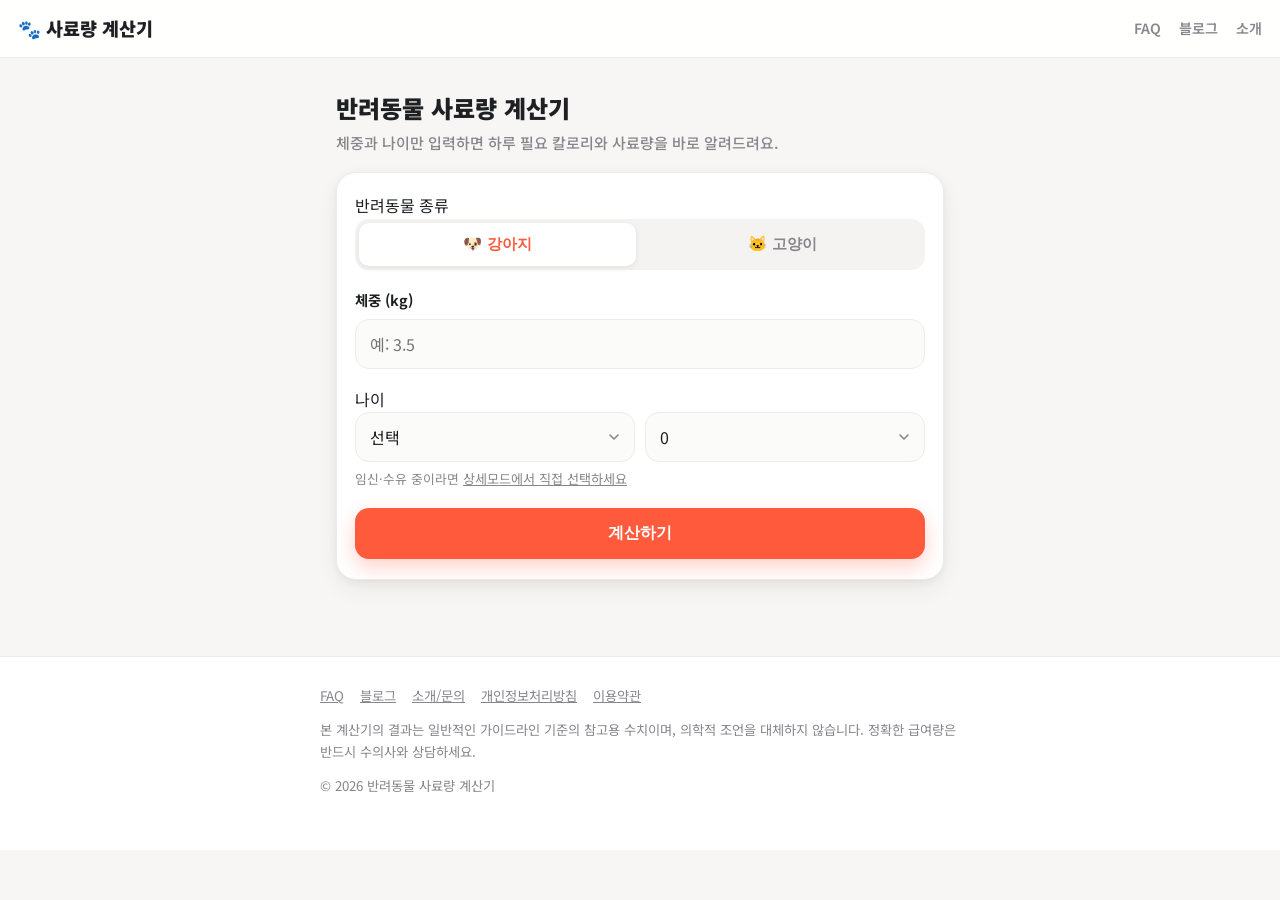
<file: index.html>
<!DOCTYPE html>
<html lang="ko">
<head>
<meta charset="UTF-8">
<meta name="viewport" content="width=device-width, initial-scale=1.0">
<title>반려동물 사료량 계산기 | 강아지·고양이 하루 급여량 무료 계산</title>
<meta name="description" content="강아지, 고양이의 체중과 나이만 입력하면 하루 필요 칼로리(DER)와 사료 급여량(g)을 바로 계산해드려요. 수의사 가이드라인(WSAVA·AAHA) 기반의 무료 반려동물 사료량 계산기입니다.">
<meta name="robots" content="index, follow">
<meta name="google-site-verification" content="zBHCyM9GbdcpUQSr068pCbIw1xDVD3t4TNNS-9UNVOU" />
<meta name="naver-site-verification" content="6c7a10c9b0cd286fe41ff7bafc134a8e2be7b35e" />
<link rel="canonical" href="https://pet-food-calculator-eta.vercel.app/">

<!-- Open Graph -->
<meta property="og:type" content="website">
<meta property="og:title" content="반려동물 사료량 계산기 | 강아지·고양이 하루 급여량 무료 계산">
<meta property="og:description" content="체중과 나이만 입력하면 하루 필요 칼로리와 사료 급여량을 바로 알려드려요.">
<meta property="og:image" content="https://pet-food-calculator-eta.vercel.app/assets/og-image.png">
<meta property="og:url" content="https://pet-food-calculator-eta.vercel.app/">
<meta property="og:locale" content="ko_KR">
<meta name="twitter:card" content="summary_large_image">

<link rel="preconnect" href="https://fonts.googleapis.com">
<link rel="preconnect" href="https://fonts.gstatic.com" crossorigin>
<link href="https://fonts.googleapis.com/css2?family=Noto+Sans+KR:wght@400;700;800;900&display=swap" rel="stylesheet">
<link rel="stylesheet" href="css/style.css">
</head>
<body>

<header class="site-header">
  <a href="./" class="logo" aria-label="반려동물 사료량 계산기 홈으로">🐾 사료량 계산기</a>
  <nav class="site-nav" aria-label="주요 메뉴">
    <a href="faq.html">FAQ</a>
    <a href="blog/">블로그</a>
    <a href="about.html">소개</a>
  </nav>
</header>

<main>

  <!-- ===================== 간편모드 ===================== -->
  <section id="simple-mode" class="mode-section">
    <h1>반려동물 사료량 계산기</h1>
    <p class="subtitle">체중과 나이만 입력하면 하루 필요 칼로리와 사료량을 바로 알려드려요.</p>

    <form id="simple-form" class="card" novalidate>
      <div class="form-group">
        <span id="simple-species-label">반려동물 종류</span>
        <div class="chip-group" role="group" aria-labelledby="simple-species-label">
          <button type="button" class="chip" data-species-simple="dog" aria-pressed="true" aria-label="강아지 선택">🐶 강아지</button>
          <button type="button" class="chip" data-species-simple="cat" aria-pressed="false" aria-label="고양이 선택">🐱 고양이</button>
        </div>
      </div>

      <div class="form-group">
        <label for="simple-weight">체중 (kg)</label>
        <input type="number" id="simple-weight" inputmode="decimal" step="0.1" min="0.1" placeholder="예: 3.5" aria-describedby="simple-weight-error">
        <p class="field-error" id="simple-weight-error" role="alert"></p>
      </div>

      <div class="form-group">
        <span id="simple-age-label">나이</span>
        <div class="field-row" role="group" aria-labelledby="simple-age-label">
          <div>
            <label for="simple-age-years" class="visually-hidden">나이(년)</label>
            <select id="simple-age-years" aria-label="나이 - 년">
              <!-- options는 아래 스크립트가 없어도 보이도록 정적 생성 -->
            </select>
          </div>
          <div>
            <label for="simple-age-months" class="visually-hidden">나이(개월)</label>
            <select id="simple-age-months" aria-label="나이 - 개월">
            </select>
          </div>
        </div>
        <p class="field-error" id="simple-age-error" role="alert"></p>
        <p class="field-hint">
          임신·수유 중이라면
          <a href="#" id="goto-detail-preg" class="small-link">상세모드에서 직접 선택하세요</a>
        </p>
      </div>

      <button type="submit" class="btn btn-primary">계산하기</button>
    </form>

    <div id="simple-result" class="result-box hidden" aria-live="polite">
      <p id="simple-result-text" class="result-headline"></p>
      <div class="result-kcal" id="simple-der-value">-</div>
      <p class="result-sub" id="simple-gram-estimate"></p>
      <p class="result-note" id="simple-cup-estimate"></p>

      <div class="assumption-badges">
        <span class="badge" id="simple-lifestage-label">-</span>
        <span class="badge">활동량: 보통 가정</span>
        <span class="badge">중성화: 완료 가정</span>
      </div>

      <p class="result-note">실제 먹이는 사료에 따라 g수가 달라질 수 있어요. 정확한 칼로리를 알고 있다면 상세모드에서 직접 입력해보세요.</p>

      <div class="btn-row">
        <button type="button" class="btn btn-secondary" id="simple-search-food">🔍 사료 이름으로 정확히 찾기</button>
        <button type="button" class="btn btn-primary" id="goto-detail">🎯 더 정확하게 계산하기</button>
      </div>
    </div>
  </section>

  <!-- ===================== 상세모드 ===================== -->
  <section id="detail-mode" class="mode-section hidden">
    <button type="button" class="btn btn-ghost btn-sm" id="back-to-simple" aria-label="간편모드로 돌아가기">← 간편모드로</button>
    <h2>상세 계산기</h2>
    <p class="subtitle">활동량, 중성화 여부, 실제 사료 칼로리까지 반영해 더 정확하게 계산해요.</p>

    <form id="detail-form" class="card" novalidate>

      <div class="form-group">
        <span id="detail-species-label">반려동물 종류</span>
        <div class="chip-group" role="group" aria-labelledby="detail-species-label">
          <button type="button" class="chip" data-species-detail="dog" aria-pressed="true" aria-label="강아지 선택">🐶 강아지</button>
          <button type="button" class="chip" data-species-detail="cat" aria-pressed="false" aria-label="고양이 선택">🐱 고양이</button>
        </div>
      </div>

      <div class="form-group">
        <label for="detail-weight">체중 (kg)</label>
        <input type="number" id="detail-weight" inputmode="decimal" step="0.1" min="0.1" placeholder="예: 3.5" aria-describedby="detail-weight-error">
        <p class="field-error" id="detail-weight-error" role="alert"></p>
      </div>

      <div class="form-group">
        <span id="detail-age-label">나이</span>
        <div class="field-row" role="group" aria-labelledby="detail-age-label">
          <div>
            <label for="detail-age-years" class="visually-hidden">나이(년)</label>
            <select id="detail-age-years" aria-label="나이 - 년"></select>
          </div>
          <div>
            <label for="detail-age-months" class="visually-hidden">나이(개월)</label>
            <select id="detail-age-months" aria-label="나이 - 개월"></select>
          </div>
        </div>
        <p class="field-error" id="detail-age-error" role="alert"></p>
        <p class="field-hint">자동 판정된 생애주기: <strong id="detail-lifestage-badge">-</strong></p>
      </div>

      <div class="form-group">
        <label for="detail-repro">임신·수유 상태</label>
        <select id="detail-repro">
          <option value="none">해당 없음</option>
          <option value="pregnant">임신 중</option>
          <option value="lactating">수유 중</option>
        </select>
      </div>

      <div class="form-group" id="detail-activity-group">
        <label for="detail-activity">활동량</label>
        <select id="detail-activity">
          <option value="low">낮음 (실내 위주, 산책 거의 없음)</option>
          <option value="normal" selected>보통 (하루 1~2회 산책)</option>
          <option value="high">높음 (활발하게 뛰어놀거나 산책이 많음)</option>
          <option value="veryhigh">매우 높음 (작업견·사역견 등)</option>
        </select>
        <p class="field-hint" id="detail-activity-note"></p>
      </div>

      <div class="form-group" id="detail-neuter-group">
        <label for="detail-neuter">중성화 여부</label>
        <select id="detail-neuter">
          <option value="neutered" selected>완료</option>
          <option value="intact">미완료</option>
        </select>
      </div>

      <div class="form-group">
        <label for="detail-food-search">사료 이름으로 검색 (준비 중)</label>
        <!-- TODO: 3차 스테이지 9단계에서 Supabase foods 테이블 기반 실제 검색으로 교체 -->
        <input type="text" id="detail-food-search" placeholder="사료 데이터베이스 연동은 추후 지원 예정입니다" disabled aria-describedby="detail-food-search-hint">
        <p class="field-hint" id="detail-food-search-hint">지금은 아래 항목에 사료 정보를 직접 입력해주세요.</p>
      </div>

      <div class="form-group">
        <span id="detail-foodtype-label">사료 종류</span>
        <div class="chip-group" role="group" aria-labelledby="detail-foodtype-label">
          <button type="button" class="chip" data-foodtype="dry" aria-pressed="true" aria-label="건식 사료 선택">🥣 건식</button>
          <button type="button" class="chip" data-foodtype="wet" aria-pressed="false" aria-label="습식 사료 선택">🥫 습식</button>
        </div>
      </div>

      <div class="form-group">
        <span id="detail-pack-label">사료 포장지의 총 열량 · 총 내용량</span>
        <div class="field-row" role="group" aria-labelledby="detail-pack-label">
          <div>
            <label for="detail-pack-kcal" class="visually-hidden">총 열량 (kcal)</label>
            <input type="number" id="detail-pack-kcal" inputmode="decimal" min="1" placeholder="총 열량 예: 3800kcal">
          </div>
          <div>
            <label for="detail-pack-weight" class="visually-hidden">총 내용량 (g)</label>
            <input type="number" id="detail-pack-weight" inputmode="decimal" min="1" placeholder="총 내용량 예: 1000g">
          </div>
        </div>
        <p class="field-hint">포장지에 적힌 총 열량(kcal)과 총 내용량(g)을 입력하면 100g당 칼로리를 자동으로 계산해요.</p>
      </div>

      <div class="form-group" id="detail-cup-weight-group">
        <label for="detail-cup-weight">일반 종이컵(180ml) 기준 사료 무게 — 선택</label>
        <div class="field-row">
          <input type="number" id="detail-cup-weight" inputmode="decimal" min="0.001" placeholder="미입력 시 90g으로 추정">
          <select id="detail-cup-weight-unit" aria-label="단위">
            <option value="g" selected>g</option>
            <option value="kg">kg</option>
          </select>
        </div>
        <p class="field-hint">집에 있는 일반 종이컵 한 컵(180ml)에 사료를 담으면 대략 얼마인지 입력해주세요.</p>
      </div>

      <button type="submit" class="btn btn-primary">계산하기</button>
    </form>

    <div id="detail-result" class="result-box hidden" aria-live="polite">
      <div class="assumption-badges">
        <span class="badge" id="detail-lifestage-badge-result">-</span>
      </div>
      <p class="result-headline">하루 필요 칼로리(DER)</p>
      <div class="result-kcal" id="detail-der-value">-</div>

      <div id="detail-gram-block" class="hidden">
        <p class="result-sub">1일 총 급여량: <strong id="detail-daily-gram">-</strong></p>
        <p class="result-sub" id="detail-per-meal">-</p>
      </div>
      <p class="result-note hidden" id="detail-kcal100-missing">사료 포장지의 총 열량과 총 내용량을 입력하면 정확한 g수를 계산해드려요.</p>

      <div id="visual-wrap" class="visual-wrap hidden">
        <div id="visual-svg-wrap"></div>
        <p class="visual-caption-main" id="visual-caption-main"></p>
        <p class="visual-caption-sub" id="visual-caption-sub"></p>
      </div>

      <p class="disclaimer">이 결과는 일반적인 계산식(RER/DER, WSAVA·AAHA 반려동물 영양 가이드라인 참고) 기준의 참고용 수치이며, 정확한 급여량은 반드시 수의사와 상담하세요.</p>

      <!-- 사료 소진일 계산 -->
      <div class="card" style="text-align:left; margin-top:18px;">
        <h2>📅 사료 소진 예상일</h2>
        <div class="form-group">
          <label for="food-total-amount">구매한 사료 총량</label>
          <div class="field-row">
            <input type="number" id="food-total-amount" inputmode="decimal" min="0.1" placeholder="예: 3">
            <select id="food-total-unit" aria-label="단위">
              <option value="kg" selected>kg</option>
              <option value="g">g</option>
            </select>
          </div>
        </div>
        <p id="depletion-result" class="field-hint">사료 총량을 입력하면 소진 예상일을 계산해드려요.</p>
        <div id="depletion-actions" class="btn-row hidden">
          <button type="button" class="btn btn-secondary" id="ics-download">.ics 파일 다운로드</button>
          <button type="button" class="btn btn-secondary" id="google-calendar-add">구글 캘린더에 추가</button>
        </div>
      </div>

      <!-- 광고 자리 1 -->
      <div class="ad-slot" id="adsense-slot-1" aria-hidden="true">
        <!-- TODO: 애드센스 승인 후 실제 코드 삽입 -->
        광고 영역
      </div>

      <!-- 제휴 링크 자리 -->
      <div class="affiliate-box">
        <a href="#" id="affiliate-link" class="btn btn-secondary" style="width:100%;">
          <!-- TODO: 쿠팡파트너스 승인 후 발급 링크로 교체 -->
          🛒 추천 사료 보러 가기
        </a>
        <p class="affiliate-disclosure">이 포스팅은 쿠팡 파트너스 활동의 일환으로, 이에 따른 일정액의 수수료를 제공받습니다.</p>
      </div>

      <!-- 공유/인쇄 -->
      <div class="btn-row share-row">
        <button type="button" class="btn btn-ghost btn-sm" id="copy-link-btn">🔗 결과 링크 복사</button>
        <button type="button" class="btn btn-ghost btn-sm" id="kakao-share-btn">💬 카카오톡 공유</button>
        <button type="button" class="btn btn-ghost btn-sm" id="print-btn">🖨️ 인쇄하기</button>
      </div>

      <!-- 광고 자리 2 -->
      <div class="ad-slot" id="adsense-slot-2" aria-hidden="true">
        <!-- TODO: 애드센스 승인 후 실제 코드 삽입 -->
        광고 영역
      </div>
    </div>
  </section>

</main>

<footer class="site-footer">
  <div class="footer-inner">
    <nav aria-label="하단 메뉴">
      <a href="faq.html">FAQ</a>
      <a href="blog/">블로그</a>
      <a href="about.html">소개/문의</a>
      <a href="privacy.html">개인정보처리방침</a>
      <a href="terms.html">이용약관</a>
    </nav>
    <p>본 계산기의 결과는 일반적인 가이드라인 기준의 참고용 수치이며, 의학적 조언을 대체하지 않습니다. 정확한 급여량은 반드시 수의사와 상담하세요.</p>
    <p>© 2026 반려동물 사료량 계산기</p>
  </div>
</footer>

<div id="toast" class="toast" role="status" aria-live="polite"></div>

<script>
  // 나이 선택 드롭다운(년/월)을 정적으로 채워넣는다.
  // 년(年) 선택은 기본값 없이 시작해 "0살"이 실수로 자동 선택되는 일이 없도록 한다.
  // (0살 0개월은 자견/자묘 급성장기로 판정되어 활동량 입력이 잠기므로, 나이를 안 건드리고
  // 넘어가면 "왜 활동량이 선택 안 되지" 하는 혼란으로 이어질 수 있음)
  (function () {
    function fillSelect(id, max, withPlaceholder) {
      var select = document.getElementById(id);
      if (withPlaceholder) {
        var placeholder = document.createElement("option");
        placeholder.value = "";
        placeholder.textContent = "선택";
        placeholder.disabled = true;
        placeholder.selected = true;
        select.appendChild(placeholder);
      }
      for (var i = 0; i <= max; i++) {
        var opt = document.createElement("option");
        opt.value = i;
        opt.textContent = i;
        select.appendChild(opt);
      }
    }
    fillSelect("simple-age-years", 20, true);
    fillSelect("simple-age-months", 11, false);
    fillSelect("detail-age-years", 20, true);
    fillSelect("detail-age-months", 11, false);
  })();
</script>
<script src="js/calculator.js"></script>
<script src="js/visual.js"></script>
<script src="js/calendar.js"></script>
<script src="js/share.js"></script>
</body>
</html>
</file>
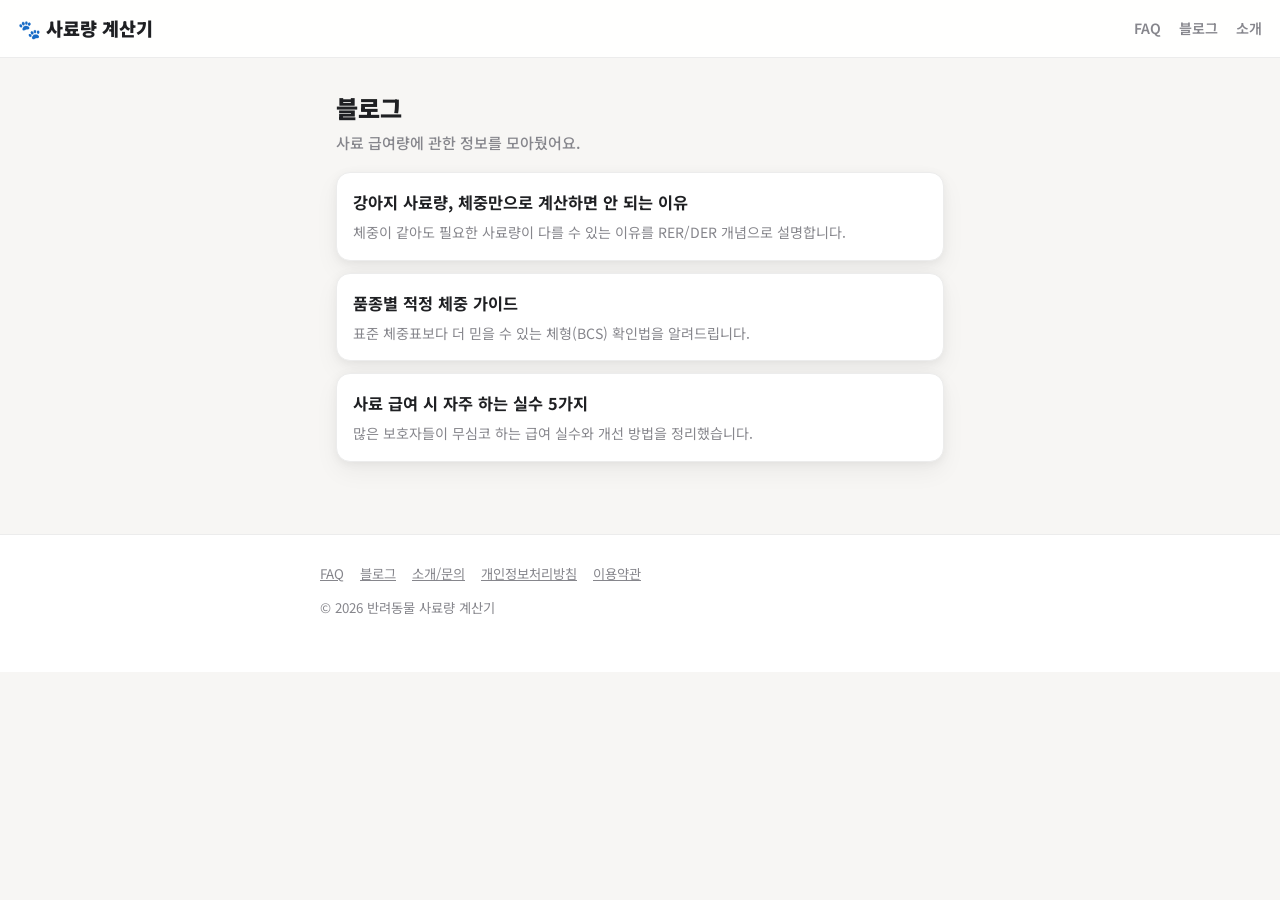
<file: blog/index.html>
<!DOCTYPE html>
<html lang="ko">
<head>
<meta charset="UTF-8">
<meta name="viewport" content="width=device-width, initial-scale=1.0">
<title>블로그 | 반려동물 사료량 계산기</title>
<meta name="description" content="강아지·고양이 사료 급여량과 관련된 정보 글 모음입니다.">
<meta name="robots" content="index, follow">
<link rel="canonical" href="https://pet-food-calculator-eta.vercel.app/blog/">
<meta property="og:type" content="website">
<meta property="og:title" content="블로그 | 반려동물 사료량 계산기">
<meta property="og:description" content="강아지·고양이 사료 급여량과 관련된 정보 글 모음입니다.">
<meta property="og:image" content="https://pet-food-calculator-eta.vercel.app/assets/og-image.png">
<meta property="og:url" content="https://pet-food-calculator-eta.vercel.app/blog/">
<link href="https://fonts.googleapis.com/css2?family=Noto+Sans+KR:wght@400;700;800;900&display=swap" rel="stylesheet">
<link rel="stylesheet" href="../css/style.css">
</head>
<body>

<header class="site-header">
  <a href="../" class="logo" aria-label="반려동물 사료량 계산기 홈으로">🐾 사료량 계산기</a>
  <nav class="site-nav" aria-label="주요 메뉴">
    <a href="../faq.html">FAQ</a>
    <a href="./">블로그</a>
    <a href="../about.html">소개</a>
  </nav>
</header>

<main>
  <h1>블로그</h1>
  <p class="subtitle">사료 급여량에 관한 정보를 모아뒀어요.</p>

  <ul class="post-list">
    <li>
      <a href="weight-only-is-not-enough.html">
        <h3>강아지 사료량, 체중만으로 계산하면 안 되는 이유</h3>
        <p>체중이 같아도 필요한 사료량이 다를 수 있는 이유를 RER/DER 개념으로 설명합니다.</p>
      </a>
    </li>
    <li>
      <a href="breed-weight-guide.html">
        <h3>품종별 적정 체중 가이드</h3>
        <p>표준 체중표보다 더 믿을 수 있는 체형(BCS) 확인법을 알려드립니다.</p>
      </a>
    </li>
    <li>
      <a href="common-feeding-mistakes.html">
        <h3>사료 급여 시 자주 하는 실수 5가지</h3>
        <p>많은 보호자들이 무심코 하는 급여 실수와 개선 방법을 정리했습니다.</p>
      </a>
    </li>
  </ul>
</main>

<footer class="site-footer">
  <div class="footer-inner">
    <nav aria-label="하단 메뉴">
      <a href="../faq.html">FAQ</a>
      <a href="./">블로그</a>
      <a href="../about.html">소개/문의</a>
      <a href="../privacy.html">개인정보처리방침</a>
      <a href="../terms.html">이용약관</a>
    </nav>
    <p>© 2026 반려동물 사료량 계산기</p>
  </div>
</footer>

</body>
</html>
</file>
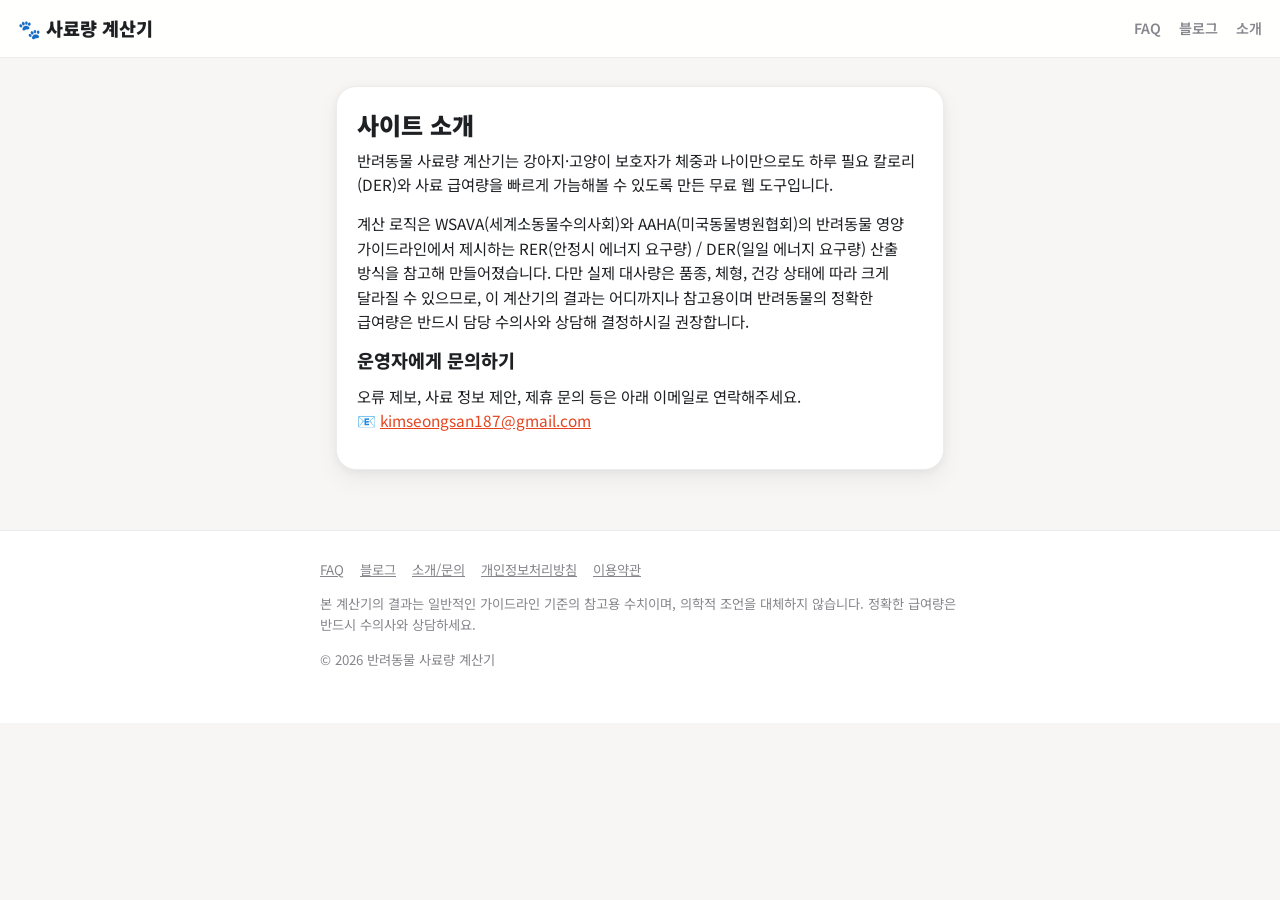
<file: about.html>
<!DOCTYPE html>
<html lang="ko">
<head>
<meta charset="UTF-8">
<meta name="viewport" content="width=device-width, initial-scale=1.0">
<title>사이트 소개 | 반려동물 사료량 계산기</title>
<meta name="description" content="반려동물 사료량 계산기 사이트 소개와 운영자 문의 방법을 안내합니다.">
<meta name="robots" content="index, follow">
<link rel="canonical" href="https://pet-food-calculator-eta.vercel.app/about.html">
<meta property="og:type" content="website">
<meta property="og:title" content="사이트 소개 | 반려동물 사료량 계산기">
<meta property="og:description" content="반려동물 사료량 계산기 사이트 소개와 운영자 문의 방법을 안내합니다.">
<meta property="og:image" content="https://pet-food-calculator-eta.vercel.app/assets/og-image.png">
<meta property="og:url" content="https://pet-food-calculator-eta.vercel.app/about.html">
<link href="https://fonts.googleapis.com/css2?family=Noto+Sans+KR:wght@400;700;800;900&display=swap" rel="stylesheet">
<link rel="stylesheet" href="css/style.css">
</head>
<body>

<header class="site-header">
  <a href="./" class="logo" aria-label="반려동물 사료량 계산기 홈으로">🐾 사료량 계산기</a>
  <nav class="site-nav" aria-label="주요 메뉴">
    <a href="faq.html">FAQ</a>
    <a href="blog/">블로그</a>
    <a href="about.html">소개</a>
  </nav>
</header>

<main>
  <article class="post-body">
    <h1>사이트 소개</h1>
    <p>
      반려동물 사료량 계산기는 강아지·고양이 보호자가 체중과 나이만으로도 하루 필요 칼로리(DER)와
      사료 급여량을 빠르게 가늠해볼 수 있도록 만든 무료 웹 도구입니다.
    </p>
    <p>
      계산 로직은 WSAVA(세계소동물수의사회)와 AAHA(미국동물병원협회)의 반려동물 영양 가이드라인에서
      제시하는 RER(안정시 에너지 요구량) / DER(일일 에너지 요구량) 산출 방식을 참고해 만들어졌습니다.
      다만 실제 대사량은 품종, 체형, 건강 상태에 따라 크게 달라질 수 있으므로, 이 계산기의 결과는
      어디까지나 참고용이며 반려동물의 정확한 급여량은 반드시 담당 수의사와 상담해 결정하시길 권장합니다.
    </p>
    <h2>운영자에게 문의하기</h2>
    <p>
      오류 제보, 사료 정보 제안, 제휴 문의 등은 아래 이메일로 연락해주세요.<br>
      📧 <a href="mailto:kimseongsan187@gmail.com">kimseongsan187@gmail.com</a>
    </p>
  </article>
</main>

<footer class="site-footer">
  <div class="footer-inner">
    <nav aria-label="하단 메뉴">
      <a href="faq.html">FAQ</a>
      <a href="blog/">블로그</a>
      <a href="about.html">소개/문의</a>
      <a href="privacy.html">개인정보처리방침</a>
      <a href="terms.html">이용약관</a>
    </nav>
    <p>본 계산기의 결과는 일반적인 가이드라인 기준의 참고용 수치이며, 의학적 조언을 대체하지 않습니다. 정확한 급여량은 반드시 수의사와 상담하세요.</p>
    <p>© 2026 반려동물 사료량 계산기</p>
  </div>
</footer>

</body>
</html>
</file>
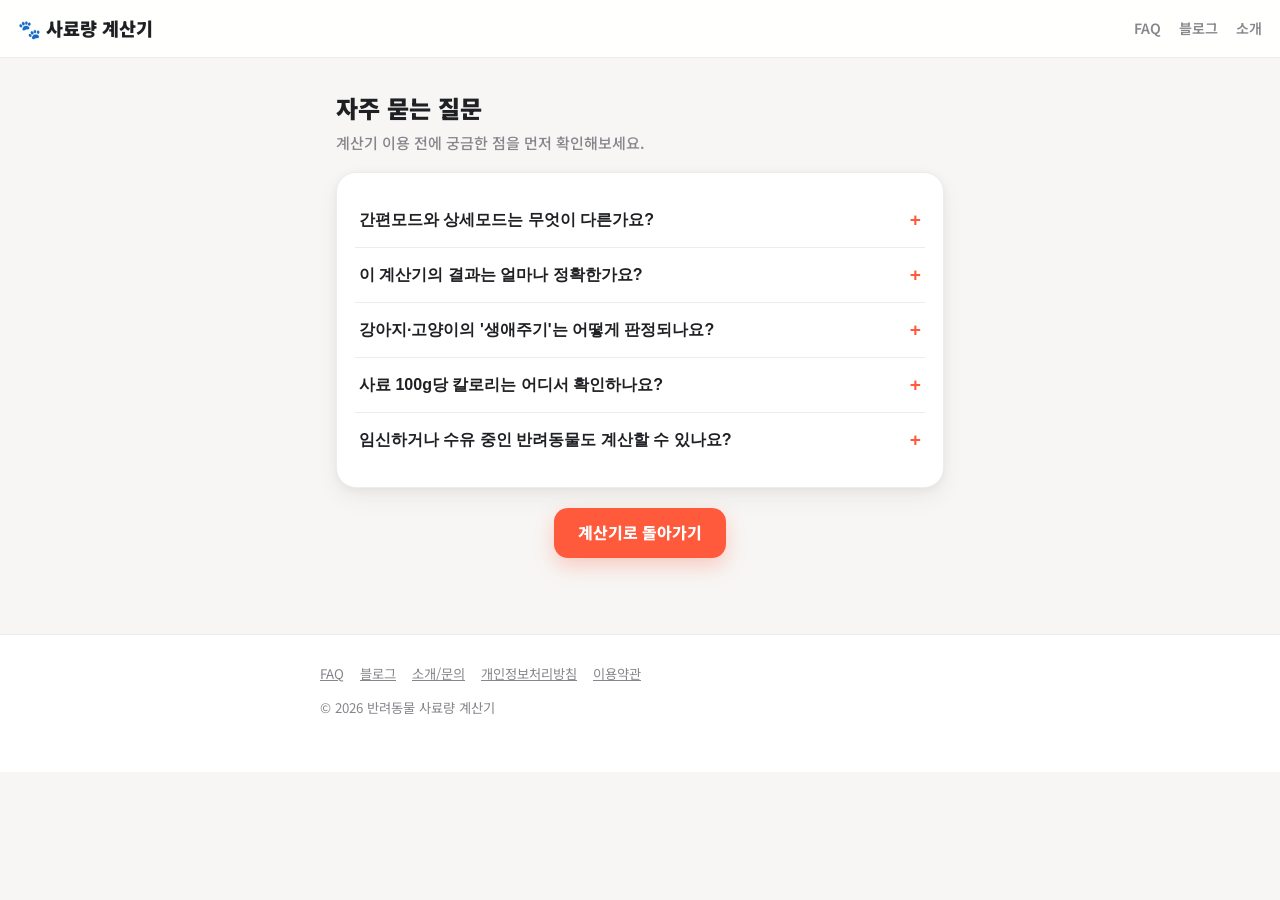
<file: faq.html>
<!DOCTYPE html>
<html lang="ko">
<head>
<meta charset="UTF-8">
<meta name="viewport" content="width=device-width, initial-scale=1.0">
<title>자주 묻는 질문 | 반려동물 사료량 계산기</title>
<meta name="description" content="반려동물 사료량 계산기 이용 시 자주 묻는 질문 모음. 간편모드/상세모드 차이, 계산 정확도, 생애주기 판정 방식 등을 안내합니다.">
<meta name="robots" content="index, follow">
<link rel="canonical" href="https://pet-food-calculator-eta.vercel.app/faq.html">
<meta property="og:type" content="website">
<meta property="og:title" content="자주 묻는 질문 | 반려동물 사료량 계산기">
<meta property="og:description" content="간편모드/상세모드 차이, 계산 정확도 등 자주 묻는 질문 모음.">
<meta property="og:image" content="https://pet-food-calculator-eta.vercel.app/assets/og-image.png">
<meta property="og:url" content="https://pet-food-calculator-eta.vercel.app/faq.html">
<link href="https://fonts.googleapis.com/css2?family=Noto+Sans+KR:wght@400;700;800;900&display=swap" rel="stylesheet">
<link rel="stylesheet" href="css/style.css">
<script type="application/ld+json">
{
  "@context": "https://schema.org",
  "@type": "FAQPage",
  "mainEntity": [
    {
      "@type": "Question",
      "name": "간편모드와 상세모드는 무엇이 다른가요?",
      "acceptedAnswer": {
        "@type": "Answer",
        "text": "간편모드는 종류·체중·나이 3가지만 입력해 활동량은 '보통', 중성화는 '완료'로 가정하고 빠르게 대략적인 급여량을 알려드립니다. 상세모드는 활동량, 중성화 여부, 임신·수유 상태, 실제 사료의 100g당 칼로리까지 입력받아 더 정확한 1일 급여량(g)과 1회 급여량을 계산해줍니다."
      }
    },
    {
      "@type": "Question",
      "name": "이 계산기의 결과는 얼마나 정확한가요?",
      "acceptedAnswer": {
        "@type": "Answer",
        "text": "이 계산기는 WSAVA(세계소동물수의사회)·AAHA(미국동물병원협회)의 반려동물 영양 가이드라인에서 제시하는 RER/DER 계산식을 참고한 일반적인 추정치를 제공합니다. 실제 필요 칼로리는 품종, 체형, 건강 상태에 따라 달라질 수 있으므로 참고용으로만 활용하시고, 정확한 급여량은 반드시 수의사와 상담하세요."
      }
    },
    {
      "@type": "Question",
      "name": "강아지·고양이의 '생애주기'는 어떻게 판정되나요?",
      "acceptedAnswer": {
        "@type": "Answer",
        "text": "입력한 나이(개월수)를 기준으로 자동 판정됩니다. 강아지는 4개월 미만 자견(급성장기), 4~12개월 자견(성장기 후반), 1~7세 성견, 7세 이상 노령견으로 구분하며, 고양이는 10세를 노령묘 기준으로 사용합니다. 이 경계값은 WSAVA·AAHA 가이드라인을 참고한 근사치입니다."
      }
    },
    {
      "@type": "Question",
      "name": "사료 100g당 칼로리는 어디서 확인하나요?",
      "acceptedAnswer": {
        "@type": "Answer",
        "text": "대부분의 사료 포장지 뒷면이나 제조사 홈페이지에 대사에너지(ME, kcal/100g) 정보가 표기되어 있습니다. 해당 값을 상세모드의 '사료 100g당 칼로리' 항목에 입력하면 정확한 급여량(g)을 계산해드립니다. 값을 모르는 경우 간편모드의 일반 건식 사료 평균값(100g당 약 350kcal)으로 대략적인 양을 추정할 수 있습니다."
      }
    },
    {
      "@type": "Question",
      "name": "임신하거나 수유 중인 반려동물도 계산할 수 있나요?",
      "acceptedAnswer": {
        "@type": "Answer",
        "text": "네, 상세모드의 '임신·수유 상태' 항목에서 선택할 수 있습니다. 다만 수유기 필요 칼로리는 새끼 마리 수에 따라 큰 폭으로 달라질 수 있어 이 계산기의 추정치는 참고용으로만 활용하시고, 반드시 수의사와 상담해 급여량을 조절하세요."
      }
    }
  ]
}
</script>
</head>
<body>

<header class="site-header">
  <a href="./" class="logo" aria-label="반려동물 사료량 계산기 홈으로">🐾 사료량 계산기</a>
  <nav class="site-nav" aria-label="주요 메뉴">
    <a href="faq.html">FAQ</a>
    <a href="blog/">블로그</a>
    <a href="about.html">소개</a>
  </nav>
</header>

<main>
  <h1>자주 묻는 질문</h1>
  <p class="subtitle">계산기 이용 전에 궁금한 점을 먼저 확인해보세요.</p>

  <div class="card">
    <div class="accordion-item">
      <button class="accordion-trigger" aria-expanded="false" aria-controls="faq-panel-1" id="faq-trigger-1">
        간편모드와 상세모드는 무엇이 다른가요?
        <span class="plus" aria-hidden="true">+</span>
      </button>
      <div class="accordion-panel hidden" id="faq-panel-1" role="region" aria-labelledby="faq-trigger-1">
        <p>
          간편모드는 종류·체중·나이 3가지만 입력해 활동량은 '보통', 중성화는 '완료'로 가정하고 빠르게
          대략적인 급여량을 알려드립니다. 상세모드는 활동량, 중성화 여부, 임신·수유 상태, 실제 사료의
          100g당 칼로리까지 입력받아 더 정확한 1일 급여량(g)과 1회 급여량을 계산해줍니다.
        </p>
      </div>
    </div>

    <div class="accordion-item">
      <button class="accordion-trigger" aria-expanded="false" aria-controls="faq-panel-2" id="faq-trigger-2">
        이 계산기의 결과는 얼마나 정확한가요?
        <span class="plus" aria-hidden="true">+</span>
      </button>
      <div class="accordion-panel hidden" id="faq-panel-2" role="region" aria-labelledby="faq-trigger-2">
        <p>
          이 계산기는 WSAVA(세계소동물수의사회)·AAHA(미국동물병원협회)의 반려동물 영양 가이드라인에서
          제시하는 RER/DER 계산식을 참고한 일반적인 추정치를 제공합니다. 실제 필요 칼로리는 품종, 체형,
          건강 상태에 따라 달라질 수 있으므로 참고용으로만 활용하시고, 정확한 급여량은 반드시 수의사와
          상담하세요.
        </p>
      </div>
    </div>

    <div class="accordion-item">
      <button class="accordion-trigger" aria-expanded="false" aria-controls="faq-panel-3" id="faq-trigger-3">
        강아지·고양이의 '생애주기'는 어떻게 판정되나요?
        <span class="plus" aria-hidden="true">+</span>
      </button>
      <div class="accordion-panel hidden" id="faq-panel-3" role="region" aria-labelledby="faq-trigger-3">
        <p>
          입력한 나이(개월수)를 기준으로 자동 판정됩니다. 강아지는 4개월 미만 자견(급성장기), 4~12개월
          자견(성장기 후반), 1~7세 성견, 7세 이상 노령견으로 구분하며, 고양이는 10세를 노령묘 기준으로
          사용합니다. 이 경계값은 WSAVA·AAHA 가이드라인을 참고한 근사치입니다.
        </p>
      </div>
    </div>

    <div class="accordion-item">
      <button class="accordion-trigger" aria-expanded="false" aria-controls="faq-panel-4" id="faq-trigger-4">
        사료 100g당 칼로리는 어디서 확인하나요?
        <span class="plus" aria-hidden="true">+</span>
      </button>
      <div class="accordion-panel hidden" id="faq-panel-4" role="region" aria-labelledby="faq-trigger-4">
        <p>
          대부분의 사료 포장지 뒷면이나 제조사 홈페이지에 대사에너지(ME, kcal/100g) 정보가 표기되어
          있습니다. 해당 값을 상세모드의 '사료 100g당 칼로리' 항목에 입력하면 정확한 급여량(g)을
          계산해드립니다. 값을 모르는 경우 간편모드의 일반 건식 사료 평균값(100g당 약 350kcal)으로
          대략적인 양을 추정할 수 있습니다.
        </p>
      </div>
    </div>

    <div class="accordion-item">
      <button class="accordion-trigger" aria-expanded="false" aria-controls="faq-panel-5" id="faq-trigger-5">
        임신하거나 수유 중인 반려동물도 계산할 수 있나요?
        <span class="plus" aria-hidden="true">+</span>
      </button>
      <div class="accordion-panel hidden" id="faq-panel-5" role="region" aria-labelledby="faq-trigger-5">
        <p>
          네, 상세모드의 '임신·수유 상태' 항목에서 선택할 수 있습니다. 다만 수유기 필요 칼로리는 새끼
          마리 수에 따라 큰 폭으로 달라질 수 있어 이 계산기의 추정치는 참고용으로만 활용하시고, 반드시
          수의사와 상담해 급여량을 조절하세요.
        </p>
      </div>
    </div>
  </div>

  <p style="text-align:center; margin-top:20px;">
    <a href="./" class="btn btn-primary" style="display:inline-flex; width:auto; padding:12px 24px;">계산기로 돌아가기</a>
  </p>
</main>

<footer class="site-footer">
  <div class="footer-inner">
    <nav aria-label="하단 메뉴">
      <a href="faq.html">FAQ</a>
      <a href="blog/">블로그</a>
      <a href="about.html">소개/문의</a>
      <a href="privacy.html">개인정보처리방침</a>
      <a href="terms.html">이용약관</a>
    </nav>
    <p>© 2026 반려동물 사료량 계산기</p>
  </div>
</footer>

<script>
  document.querySelectorAll(".accordion-trigger").forEach(function (btn) {
    btn.addEventListener("click", function () {
      var expanded = btn.getAttribute("aria-expanded") === "true";
      var panel = document.getElementById(btn.getAttribute("aria-controls"));
      btn.setAttribute("aria-expanded", expanded ? "false" : "true");
      panel.classList.toggle("hidden", expanded);
    });
  });
</script>
</body>
</html>
</file>
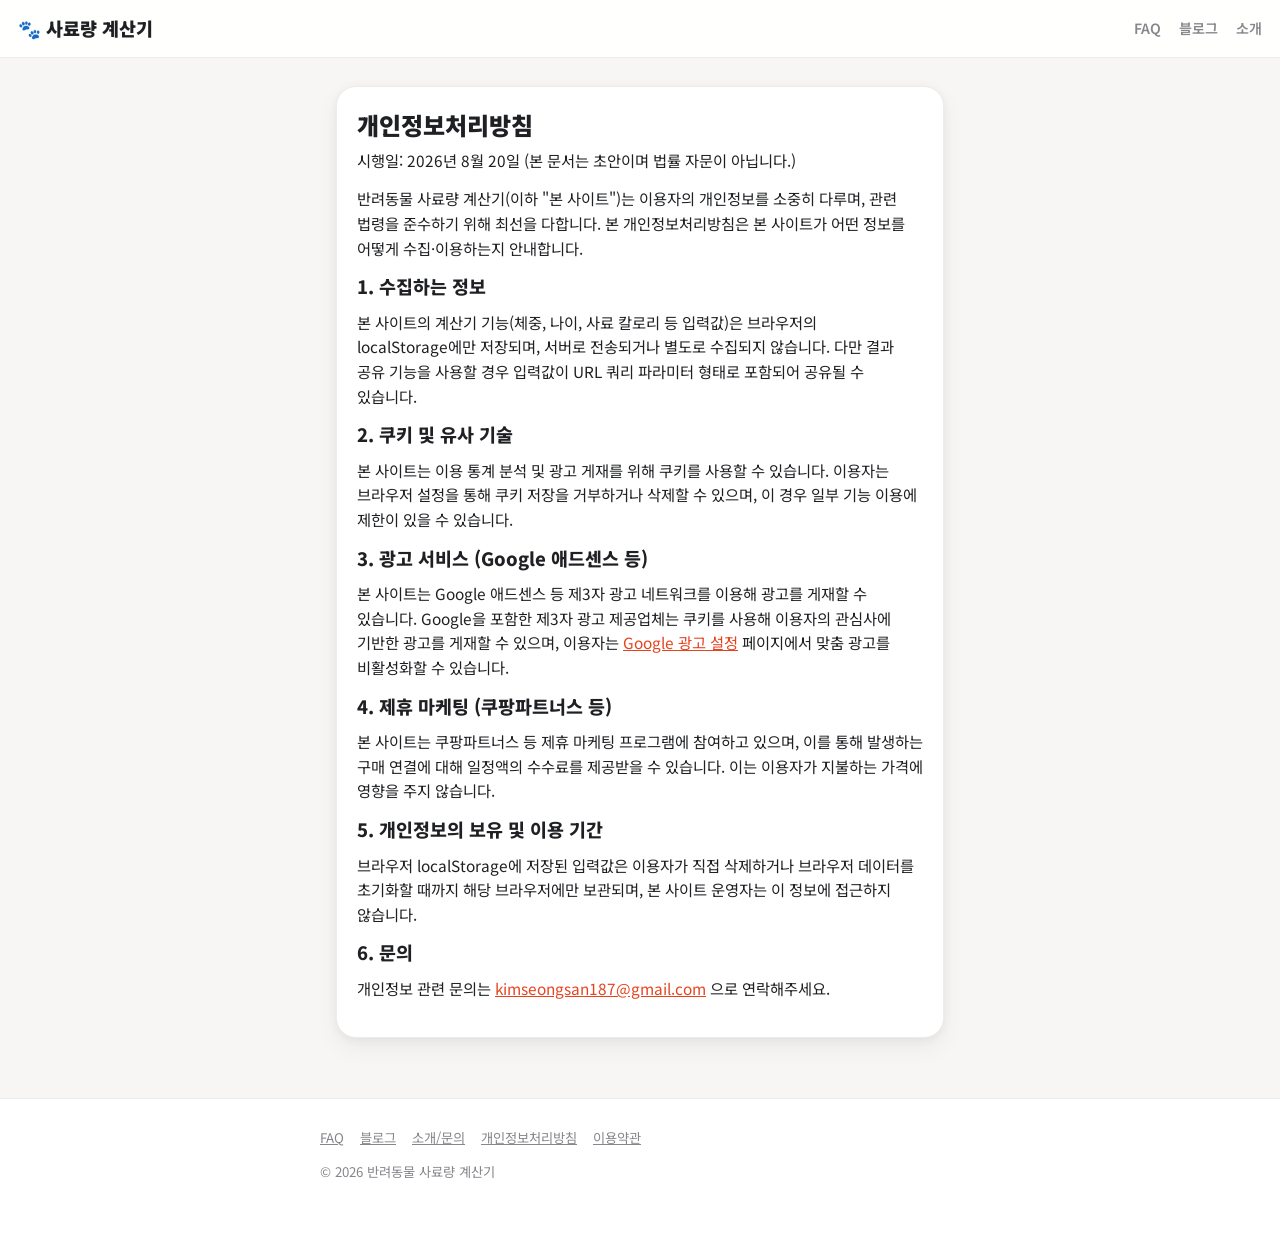
<file: privacy.html>
<!DOCTYPE html>
<html lang="ko">
<head>
<meta charset="UTF-8">
<meta name="viewport" content="width=device-width, initial-scale=1.0">
<title>개인정보처리방침 | 반려동물 사료량 계산기</title>
<meta name="description" content="반려동물 사료량 계산기의 개인정보처리방침입니다. 쿠키, 광고, 제휴마케팅 관련 내용을 안내합니다.">
<meta name="robots" content="index, follow">
<link rel="canonical" href="https://pet-food-calculator-eta.vercel.app/privacy.html">
<link href="https://fonts.googleapis.com/css2?family=Noto+Sans+KR:wght@400;700;800;900&display=swap" rel="stylesheet">
<link rel="stylesheet" href="css/style.css">
</head>
<body>
<!--
  TODO: 이 문서는 초안(템플릿)이며 법률 자문이 아닙니다.
  실제 서비스 운영 전 반드시 개인정보보호법 등 관련 법령에 맞춰 변호사 또는 전문가 검토를 받으시길 권장합니다.
-->

<header class="site-header">
  <a href="./" class="logo" aria-label="반려동물 사료량 계산기 홈으로">🐾 사료량 계산기</a>
  <nav class="site-nav" aria-label="주요 메뉴">
    <a href="faq.html">FAQ</a>
    <a href="blog/">블로그</a>
    <a href="about.html">소개</a>
  </nav>
</header>

<main>
  <article class="post-body">
    <h1>개인정보처리방침</h1>
    <p>시행일: 2026년 8월 20일 (본 문서는 초안이며 법률 자문이 아닙니다.)</p>

    <p>
      반려동물 사료량 계산기(이하 "본 사이트")는 이용자의 개인정보를 소중히 다루며, 관련 법령을 준수하기
      위해 최선을 다합니다. 본 개인정보처리방침은 본 사이트가 어떤 정보를 어떻게 수집·이용하는지 안내합니다.
    </p>

    <h2>1. 수집하는 정보</h2>
    <p>
      본 사이트의 계산기 기능(체중, 나이, 사료 칼로리 등 입력값)은 브라우저의 localStorage에만 저장되며,
      서버로 전송되거나 별도로 수집되지 않습니다. 다만 결과 공유 기능을 사용할 경우 입력값이 URL 쿼리
      파라미터 형태로 포함되어 공유될 수 있습니다.
    </p>

    <h2>2. 쿠키 및 유사 기술</h2>
    <p>
      본 사이트는 이용 통계 분석 및 광고 게재를 위해 쿠키를 사용할 수 있습니다. 이용자는 브라우저 설정을
      통해 쿠키 저장을 거부하거나 삭제할 수 있으며, 이 경우 일부 기능 이용에 제한이 있을 수 있습니다.
    </p>

    <h2>3. 광고 서비스 (Google 애드센스 등)</h2>
    <p>
      본 사이트는 Google 애드센스 등 제3자 광고 네트워크를 이용해 광고를 게재할 수 있습니다.
      Google을 포함한 제3자 광고 제공업체는 쿠키를 사용해 이용자의 관심사에 기반한 광고를 게재할 수 있으며,
      이용자는
      <a href="https://adssettings.google.com/" target="_blank" rel="noopener">Google 광고 설정</a>
      페이지에서 맞춤 광고를 비활성화할 수 있습니다.
    </p>
    <!-- TODO: 애드센스 승인 후 실제 광고 단위 ID 및 관련 고지 문구 보강 -->

    <h2>4. 제휴 마케팅 (쿠팡파트너스 등)</h2>
    <p>
      본 사이트는 쿠팡파트너스 등 제휴 마케팅 프로그램에 참여하고 있으며, 이를 통해 발생하는 구매 연결에
      대해 일정액의 수수료를 제공받을 수 있습니다. 이는 이용자가 지불하는 가격에 영향을 주지 않습니다.
    </p>

    <h2>5. 개인정보의 보유 및 이용 기간</h2>
    <p>
      브라우저 localStorage에 저장된 입력값은 이용자가 직접 삭제하거나 브라우저 데이터를 초기화할 때까지
      해당 브라우저에만 보관되며, 본 사이트 운영자는 이 정보에 접근하지 않습니다.
    </p>

    <h2>6. 문의</h2>
    <p>
      개인정보 관련 문의는
      <a href="mailto:kimseongsan187@gmail.com">kimseongsan187@gmail.com</a>
      으로 연락해주세요.
    </p>
  </article>
</main>

<footer class="site-footer">
  <div class="footer-inner">
    <nav aria-label="하단 메뉴">
      <a href="faq.html">FAQ</a>
      <a href="blog/">블로그</a>
      <a href="about.html">소개/문의</a>
      <a href="privacy.html">개인정보처리방침</a>
      <a href="terms.html">이용약관</a>
    </nav>
    <p>© 2026 반려동물 사료량 계산기</p>
  </div>
</footer>

</body>
</html>
</file>
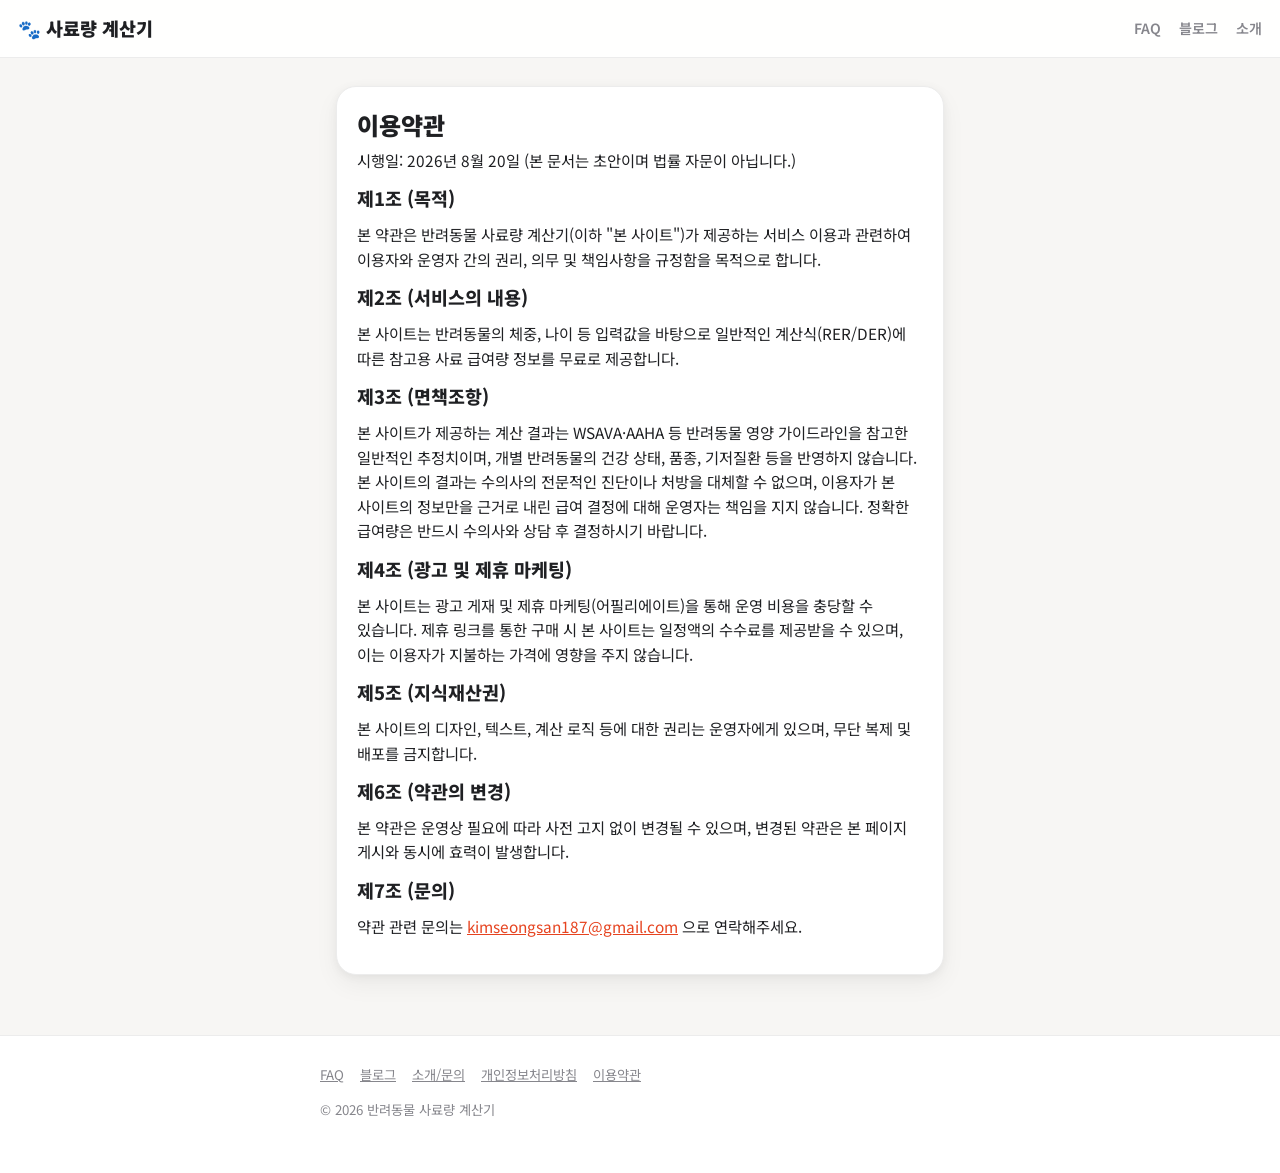
<file: terms.html>
<!DOCTYPE html>
<html lang="ko">
<head>
<meta charset="UTF-8">
<meta name="viewport" content="width=device-width, initial-scale=1.0">
<title>이용약관 | 반려동물 사료량 계산기</title>
<meta name="description" content="반려동물 사료량 계산기 이용약관입니다.">
<meta name="robots" content="index, follow">
<link rel="canonical" href="https://pet-food-calculator-eta.vercel.app/terms.html">
<link href="https://fonts.googleapis.com/css2?family=Noto+Sans+KR:wght@400;700;800;900&display=swap" rel="stylesheet">
<link rel="stylesheet" href="css/style.css">
</head>
<body>
<!-- TODO: 이 문서는 초안(템플릿)이며 법률 자문이 아닙니다. 실제 운영 전 전문가 검토를 권장합니다. -->

<header class="site-header">
  <a href="./" class="logo" aria-label="반려동물 사료량 계산기 홈으로">🐾 사료량 계산기</a>
  <nav class="site-nav" aria-label="주요 메뉴">
    <a href="faq.html">FAQ</a>
    <a href="blog/">블로그</a>
    <a href="about.html">소개</a>
  </nav>
</header>

<main>
  <article class="post-body">
    <h1>이용약관</h1>
    <p>시행일: 2026년 8월 20일 (본 문서는 초안이며 법률 자문이 아닙니다.)</p>

    <h2>제1조 (목적)</h2>
    <p>
      본 약관은 반려동물 사료량 계산기(이하 "본 사이트")가 제공하는 서비스 이용과 관련하여 이용자와
      운영자 간의 권리, 의무 및 책임사항을 규정함을 목적으로 합니다.
    </p>

    <h2>제2조 (서비스의 내용)</h2>
    <p>
      본 사이트는 반려동물의 체중, 나이 등 입력값을 바탕으로 일반적인 계산식(RER/DER)에 따른 참고용
      사료 급여량 정보를 무료로 제공합니다.
    </p>

    <h2>제3조 (면책조항)</h2>
    <p>
      본 사이트가 제공하는 계산 결과는 WSAVA·AAHA 등 반려동물 영양 가이드라인을 참고한 일반적인 추정치이며,
      개별 반려동물의 건강 상태, 품종, 기저질환 등을 반영하지 않습니다. 본 사이트의 결과는 수의사의
      전문적인 진단이나 처방을 대체할 수 없으며, 이용자가 본 사이트의 정보만을 근거로 내린 급여 결정에
      대해 운영자는 책임을 지지 않습니다. 정확한 급여량은 반드시 수의사와 상담 후 결정하시기 바랍니다.
    </p>

    <h2>제4조 (광고 및 제휴 마케팅)</h2>
    <p>
      본 사이트는 광고 게재 및 제휴 마케팅(어필리에이트)을 통해 운영 비용을 충당할 수 있습니다. 제휴
      링크를 통한 구매 시 본 사이트는 일정액의 수수료를 제공받을 수 있으며, 이는 이용자가 지불하는
      가격에 영향을 주지 않습니다.
    </p>

    <h2>제5조 (지식재산권)</h2>
    <p>
      본 사이트의 디자인, 텍스트, 계산 로직 등에 대한 권리는 운영자에게 있으며, 무단 복제 및 배포를
      금지합니다.
    </p>

    <h2>제6조 (약관의 변경)</h2>
    <p>
      본 약관은 운영상 필요에 따라 사전 고지 없이 변경될 수 있으며, 변경된 약관은 본 페이지 게시와
      동시에 효력이 발생합니다.
    </p>

    <h2>제7조 (문의)</h2>
    <p>
      약관 관련 문의는 <a href="mailto:kimseongsan187@gmail.com">kimseongsan187@gmail.com</a> 으로 연락해주세요.
    </p>
  </article>
</main>

<footer class="site-footer">
  <div class="footer-inner">
    <nav aria-label="하단 메뉴">
      <a href="faq.html">FAQ</a>
      <a href="blog/">블로그</a>
      <a href="about.html">소개/문의</a>
      <a href="privacy.html">개인정보처리방침</a>
      <a href="terms.html">이용약관</a>
    </nav>
    <p>© 2026 반려동물 사료량 계산기</p>
  </div>
</footer>

</body>
</html>
</file>
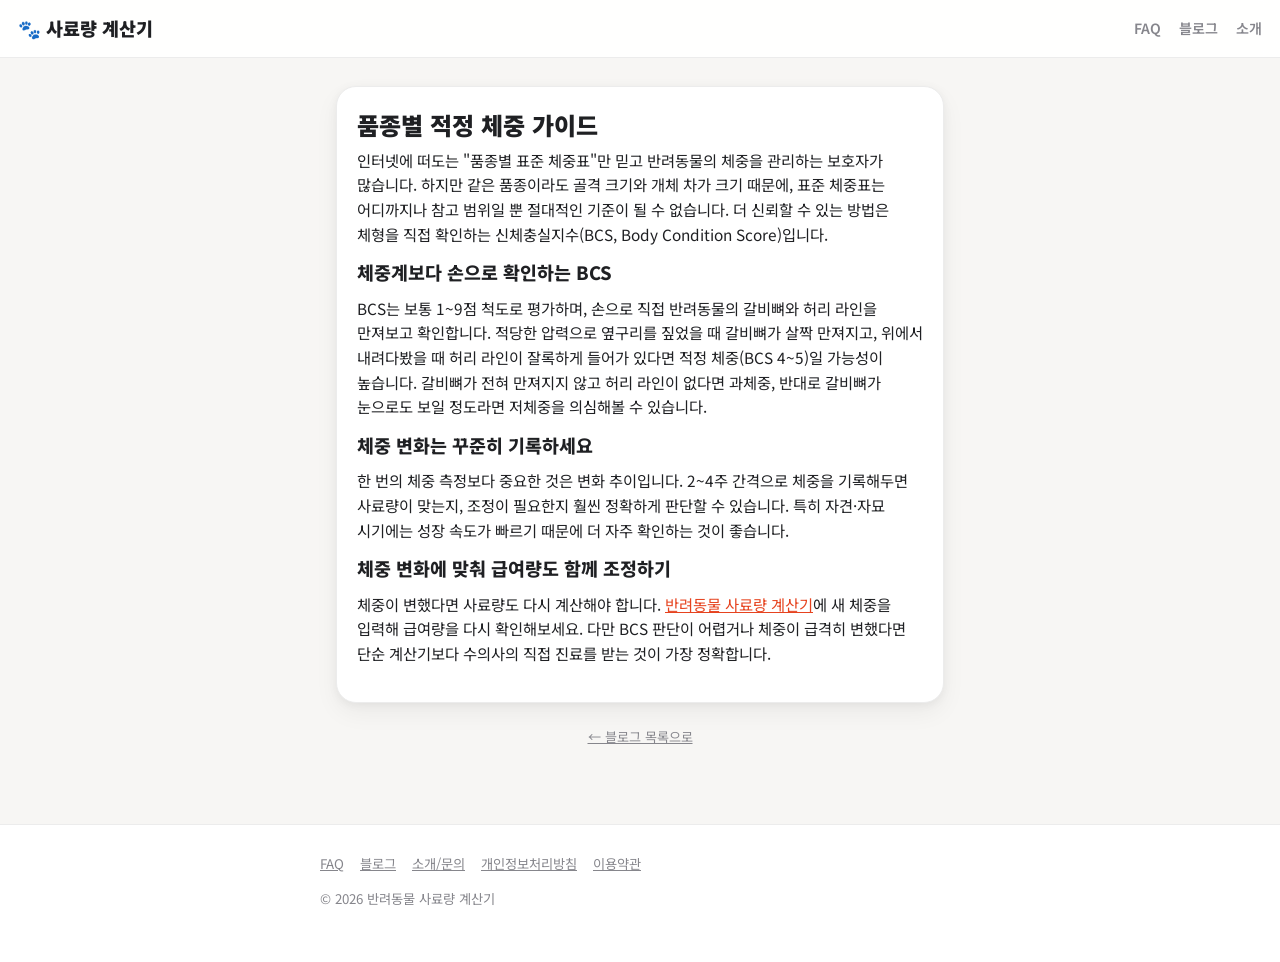
<file: blog/breed-weight-guide.html>
<!DOCTYPE html>
<html lang="ko">
<head>
<meta charset="UTF-8">
<meta name="viewport" content="width=device-width, initial-scale=1.0">
<title>품종별 적정 체중 가이드 | 반려동물 사료량 계산기</title>
<meta name="description" content="품종 표준 체중표보다 신뢰할 수 있는 체형(BCS, 신체충실지수) 확인법과 적정 체중 관리 방법을 안내합니다.">
<meta name="robots" content="index, follow">
<link rel="canonical" href="https://pet-food-calculator-eta.vercel.app/blog/breed-weight-guide.html">
<meta property="og:type" content="article">
<meta property="og:title" content="품종별 적정 체중 가이드">
<meta property="og:description" content="표준 체중표보다 더 믿을 수 있는 체형(BCS) 확인법을 알려드립니다.">
<meta property="og:image" content="https://pet-food-calculator-eta.vercel.app/assets/og-image.png">
<meta property="og:url" content="https://pet-food-calculator-eta.vercel.app/blog/breed-weight-guide.html">
<link href="https://fonts.googleapis.com/css2?family=Noto+Sans+KR:wght@400;700;800;900&display=swap" rel="stylesheet">
<link rel="stylesheet" href="../css/style.css">
</head>
<body>

<header class="site-header">
  <a href="../" class="logo" aria-label="반려동물 사료량 계산기 홈으로">🐾 사료량 계산기</a>
  <nav class="site-nav" aria-label="주요 메뉴">
    <a href="../faq.html">FAQ</a>
    <a href="./">블로그</a>
    <a href="../about.html">소개</a>
  </nav>
</header>

<main>
  <article class="post-body">
    <h1>품종별 적정 체중 가이드</h1>

    <p>
      인터넷에 떠도는 "품종별 표준 체중표"만 믿고 반려동물의 체중을 관리하는 보호자가 많습니다.
      하지만 같은 품종이라도 골격 크기와 개체 차가 크기 때문에, 표준 체중표는 어디까지나 참고
      범위일 뿐 절대적인 기준이 될 수 없습니다. 더 신뢰할 수 있는 방법은 체형을 직접 확인하는
      신체충실지수(BCS, Body Condition Score)입니다.
    </p>

    <h2>체중계보다 손으로 확인하는 BCS</h2>
    <p>
      BCS는 보통 1~9점 척도로 평가하며, 손으로 직접 반려동물의 갈비뼈와 허리 라인을 만져보고
      확인합니다. 적당한 압력으로 옆구리를 짚었을 때 갈비뼈가 살짝 만져지고, 위에서 내려다봤을 때
      허리 라인이 잘록하게 들어가 있다면 적정 체중(BCS 4~5)일 가능성이 높습니다. 갈비뼈가 전혀
      만져지지 않고 허리 라인이 없다면 과체중, 반대로 갈비뼈가 눈으로도 보일 정도라면 저체중을
      의심해볼 수 있습니다.
    </p>

    <h2>체중 변화는 꾸준히 기록하세요</h2>
    <p>
      한 번의 체중 측정보다 중요한 것은 변화 추이입니다. 2~4주 간격으로 체중을 기록해두면 사료량이
      맞는지, 조정이 필요한지 훨씬 정확하게 판단할 수 있습니다. 특히 자견·자묘 시기에는 성장 속도가
      빠르기 때문에 더 자주 확인하는 것이 좋습니다.
    </p>

    <h2>체중 변화에 맞춰 급여량도 함께 조정하기</h2>
    <p>
      체중이 변했다면 사료량도 다시 계산해야 합니다. <a href="../">반려동물 사료량 계산기</a>에 새
      체중을 입력해 급여량을 다시 확인해보세요. 다만 BCS 판단이 어렵거나 체중이 급격히 변했다면
      단순 계산기보다 수의사의 직접 진료를 받는 것이 가장 정확합니다.
    </p>
  </article>

  <p style="text-align:center; margin-top:20px;">
    <a href="./" class="small-link">← 블로그 목록으로</a>
  </p>
</main>

<footer class="site-footer">
  <div class="footer-inner">
    <nav aria-label="하단 메뉴">
      <a href="../faq.html">FAQ</a>
      <a href="./">블로그</a>
      <a href="../about.html">소개/문의</a>
      <a href="../privacy.html">개인정보처리방침</a>
      <a href="../terms.html">이용약관</a>
    </nav>
    <p>© 2026 반려동물 사료량 계산기</p>
  </div>
</footer>

</body>
</html>
</file>
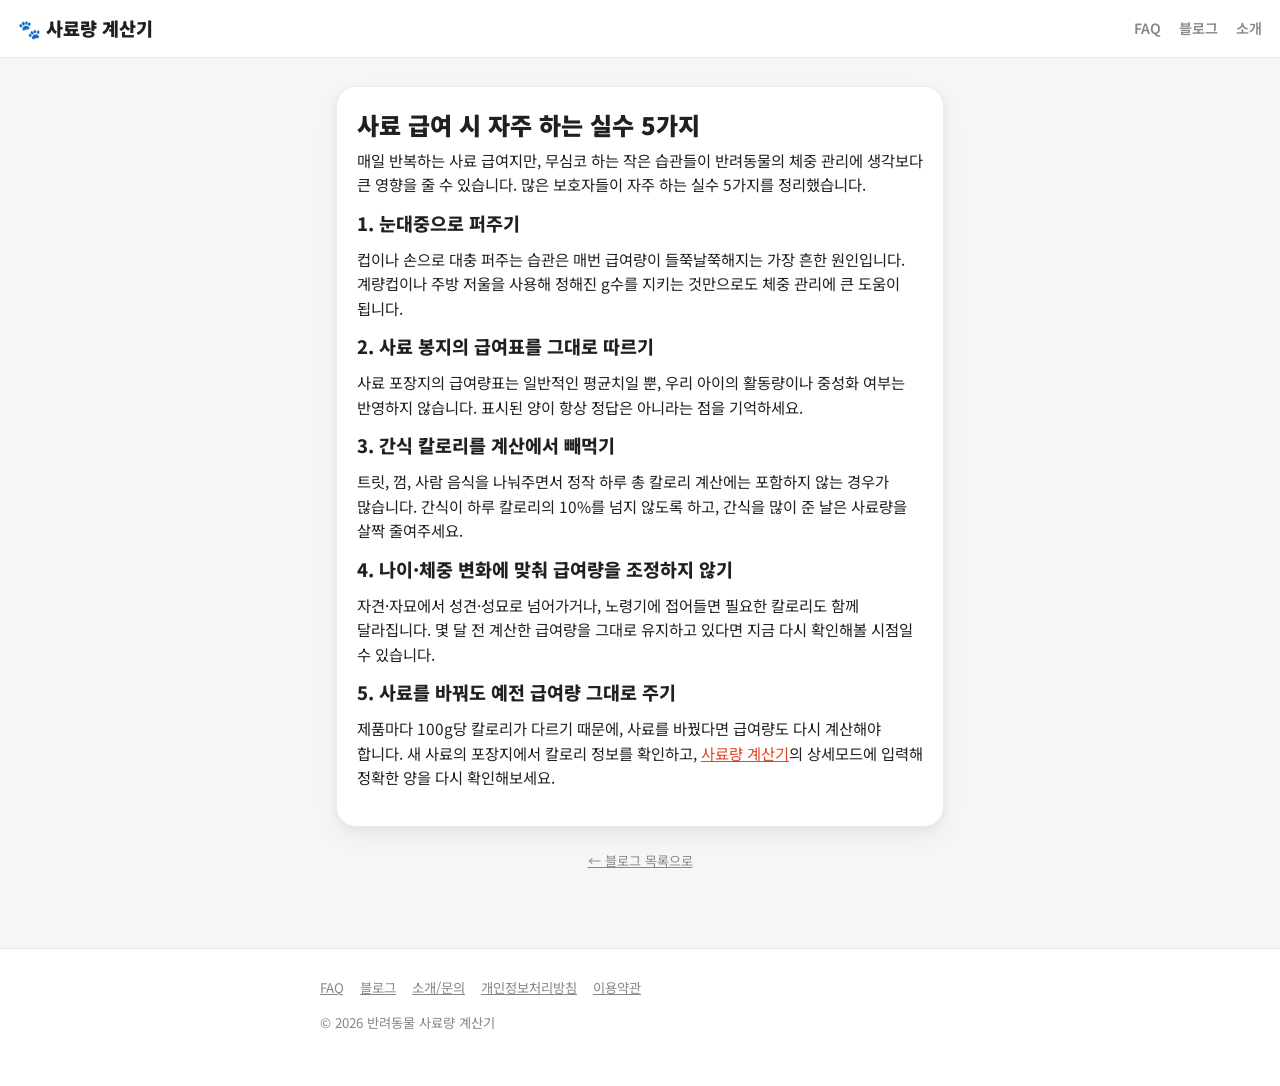
<file: blog/common-feeding-mistakes.html>
<!DOCTYPE html>
<html lang="ko">
<head>
<meta charset="UTF-8">
<meta name="viewport" content="width=device-width, initial-scale=1.0">
<title>사료 급여 시 자주 하는 실수 5가지 | 반려동물 사료량 계산기</title>
<meta name="description" content="많은 보호자들이 무심코 하는 사료 급여 실수 5가지와 개선 방법을 정리했습니다.">
<meta name="robots" content="index, follow">
<link rel="canonical" href="https://pet-food-calculator-eta.vercel.app/blog/common-feeding-mistakes.html">
<meta property="og:type" content="article">
<meta property="og:title" content="사료 급여 시 자주 하는 실수 5가지">
<meta property="og:description" content="많은 보호자들이 무심코 하는 급여 실수와 개선 방법을 정리했습니다.">
<meta property="og:image" content="https://pet-food-calculator-eta.vercel.app/assets/og-image.png">
<meta property="og:url" content="https://pet-food-calculator-eta.vercel.app/blog/common-feeding-mistakes.html">
<link href="https://fonts.googleapis.com/css2?family=Noto+Sans+KR:wght@400;700;800;900&display=swap" rel="stylesheet">
<link rel="stylesheet" href="../css/style.css">
</head>
<body>

<header class="site-header">
  <a href="../" class="logo" aria-label="반려동물 사료량 계산기 홈으로">🐾 사료량 계산기</a>
  <nav class="site-nav" aria-label="주요 메뉴">
    <a href="../faq.html">FAQ</a>
    <a href="./">블로그</a>
    <a href="../about.html">소개</a>
  </nav>
</header>

<main>
  <article class="post-body">
    <h1>사료 급여 시 자주 하는 실수 5가지</h1>

    <p>
      매일 반복하는 사료 급여지만, 무심코 하는 작은 습관들이 반려동물의 체중 관리에 생각보다 큰
      영향을 줄 수 있습니다. 많은 보호자들이 자주 하는 실수 5가지를 정리했습니다.
    </p>

    <h2>1. 눈대중으로 퍼주기</h2>
    <p>
      컵이나 손으로 대충 퍼주는 습관은 매번 급여량이 들쭉날쭉해지는 가장 흔한 원인입니다. 계량컵이나
      주방 저울을 사용해 정해진 g수를 지키는 것만으로도 체중 관리에 큰 도움이 됩니다.
    </p>

    <h2>2. 사료 봉지의 급여표를 그대로 따르기</h2>
    <p>
      사료 포장지의 급여량표는 일반적인 평균치일 뿐, 우리 아이의 활동량이나 중성화 여부는 반영하지
      않습니다. 표시된 양이 항상 정답은 아니라는 점을 기억하세요.
    </p>

    <h2>3. 간식 칼로리를 계산에서 빼먹기</h2>
    <p>
      트릿, 껌, 사람 음식을 나눠주면서 정작 하루 총 칼로리 계산에는 포함하지 않는 경우가 많습니다.
      간식이 하루 칼로리의 10%를 넘지 않도록 하고, 간식을 많이 준 날은 사료량을 살짝 줄여주세요.
    </p>

    <h2>4. 나이·체중 변화에 맞춰 급여량을 조정하지 않기</h2>
    <p>
      자견·자묘에서 성견·성묘로 넘어가거나, 노령기에 접어들면 필요한 칼로리도 함께 달라집니다.
      몇 달 전 계산한 급여량을 그대로 유지하고 있다면 지금 다시 확인해볼 시점일 수 있습니다.
    </p>

    <h2>5. 사료를 바꿔도 예전 급여량 그대로 주기</h2>
    <p>
      제품마다 100g당 칼로리가 다르기 때문에, 사료를 바꿨다면 급여량도 다시 계산해야 합니다. 새
      사료의 포장지에서 칼로리 정보를 확인하고, <a href="../">사료량 계산기</a>의 상세모드에 입력해
      정확한 양을 다시 확인해보세요.
    </p>
  </article>

  <p style="text-align:center; margin-top:20px;">
    <a href="./" class="small-link">← 블로그 목록으로</a>
  </p>
</main>

<footer class="site-footer">
  <div class="footer-inner">
    <nav aria-label="하단 메뉴">
      <a href="../faq.html">FAQ</a>
      <a href="./">블로그</a>
      <a href="../about.html">소개/문의</a>
      <a href="../privacy.html">개인정보처리방침</a>
      <a href="../terms.html">이용약관</a>
    </nav>
    <p>© 2026 반려동물 사료량 계산기</p>
  </div>
</footer>

</body>
</html>
</file>
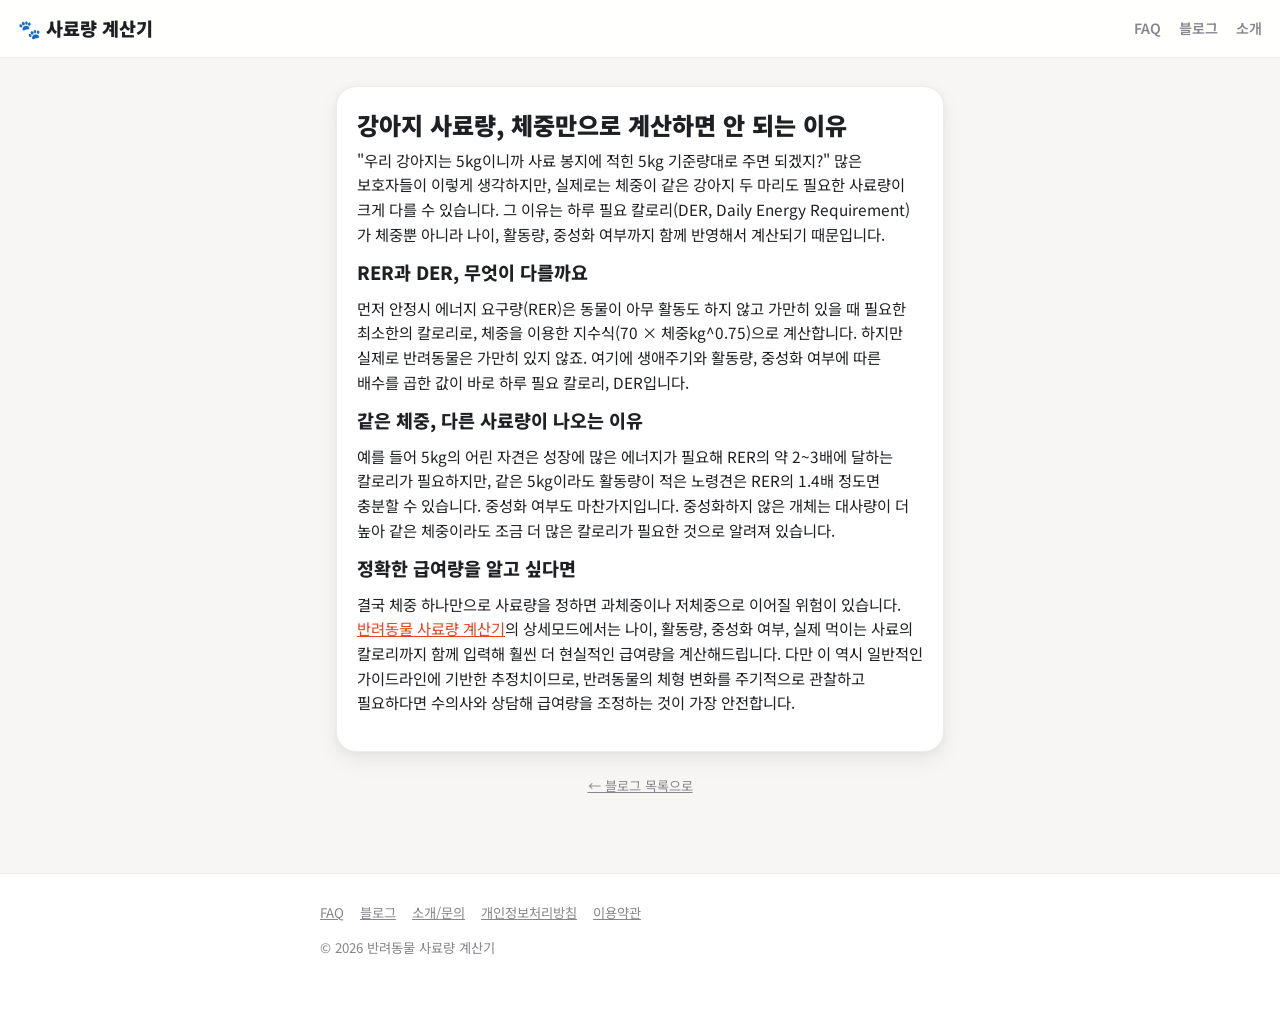
<file: blog/weight-only-is-not-enough.html>
<!DOCTYPE html>
<html lang="ko">
<head>
<meta charset="UTF-8">
<meta name="viewport" content="width=device-width, initial-scale=1.0">
<title>강아지 사료량, 체중만으로 계산하면 안 되는 이유 | 반려동물 사료량 계산기</title>
<meta name="description" content="체중이 같은 강아지라도 나이, 활동량, 중성화 여부에 따라 필요한 사료량이 크게 달라질 수 있는 이유를 RER/DER 개념으로 설명합니다.">
<meta name="robots" content="index, follow">
<link rel="canonical" href="https://pet-food-calculator-eta.vercel.app/blog/weight-only-is-not-enough.html">
<meta property="og:type" content="article">
<meta property="og:title" content="강아지 사료량, 체중만으로 계산하면 안 되는 이유">
<meta property="og:description" content="체중이 같아도 필요한 사료량이 다를 수 있는 이유를 RER/DER 개념으로 설명합니다.">
<meta property="og:image" content="https://pet-food-calculator-eta.vercel.app/assets/og-image.png">
<meta property="og:url" content="https://pet-food-calculator-eta.vercel.app/blog/weight-only-is-not-enough.html">
<link href="https://fonts.googleapis.com/css2?family=Noto+Sans+KR:wght@400;700;800;900&display=swap" rel="stylesheet">
<link rel="stylesheet" href="../css/style.css">
</head>
<body>

<header class="site-header">
  <a href="../" class="logo" aria-label="반려동물 사료량 계산기 홈으로">🐾 사료량 계산기</a>
  <nav class="site-nav" aria-label="주요 메뉴">
    <a href="../faq.html">FAQ</a>
    <a href="./">블로그</a>
    <a href="../about.html">소개</a>
  </nav>
</header>

<main>
  <article class="post-body">
    <h1>강아지 사료량, 체중만으로 계산하면 안 되는 이유</h1>

    <p>
      "우리 강아지는 5kg이니까 사료 봉지에 적힌 5kg 기준량대로 주면 되겠지?" 많은 보호자들이 이렇게
      생각하지만, 실제로는 체중이 같은 강아지 두 마리도 필요한 사료량이 크게 다를 수 있습니다.
      그 이유는 하루 필요 칼로리(DER, Daily Energy Requirement)가 체중뿐 아니라 나이, 활동량,
      중성화 여부까지 함께 반영해서 계산되기 때문입니다.
    </p>

    <h2>RER과 DER, 무엇이 다를까요</h2>
    <p>
      먼저 안정시 에너지 요구량(RER)은 동물이 아무 활동도 하지 않고 가만히 있을 때 필요한 최소한의
      칼로리로, 체중을 이용한 지수식(70 × 체중kg^0.75)으로 계산합니다. 하지만 실제로 반려동물은
      가만히 있지 않죠. 여기에 생애주기와 활동량, 중성화 여부에 따른 배수를 곱한 값이 바로 하루
      필요 칼로리, DER입니다.
    </p>

    <h2>같은 체중, 다른 사료량이 나오는 이유</h2>
    <p>
      예를 들어 5kg의 어린 자견은 성장에 많은 에너지가 필요해 RER의 약 2~3배에 달하는 칼로리가
      필요하지만, 같은 5kg이라도 활동량이 적은 노령견은 RER의 1.4배 정도면 충분할 수 있습니다.
      중성화 여부도 마찬가지입니다. 중성화하지 않은 개체는 대사량이 더 높아 같은 체중이라도 조금 더
      많은 칼로리가 필요한 것으로 알려져 있습니다.
    </p>

    <h2>정확한 급여량을 알고 싶다면</h2>
    <p>
      결국 체중 하나만으로 사료량을 정하면 과체중이나 저체중으로 이어질 위험이 있습니다.
      <a href="../">반려동물 사료량 계산기</a>의 상세모드에서는 나이, 활동량, 중성화 여부, 실제 먹이는
      사료의 칼로리까지 함께 입력해 훨씬 더 현실적인 급여량을 계산해드립니다. 다만 이 역시 일반적인
      가이드라인에 기반한 추정치이므로, 반려동물의 체형 변화를 주기적으로 관찰하고 필요하다면
      수의사와 상담해 급여량을 조정하는 것이 가장 안전합니다.
    </p>
  </article>

  <p style="text-align:center; margin-top:20px;">
    <a href="./" class="small-link">← 블로그 목록으로</a>
  </p>
</main>

<footer class="site-footer">
  <div class="footer-inner">
    <nav aria-label="하단 메뉴">
      <a href="../faq.html">FAQ</a>
      <a href="./">블로그</a>
      <a href="../about.html">소개/문의</a>
      <a href="../privacy.html">개인정보처리방침</a>
      <a href="../terms.html">이용약관</a>
    </nav>
    <p>© 2026 반려동물 사료량 계산기</p>
  </div>
</footer>

</body>
</html>
</file>
<file: css/style.css>
/* ==========================================================================
   반려동물 사료량 계산기 - 공통 스타일
   국내 펫커머스 앱 스타일 참고: 화이트 베이스 + 코랄 포인트 컬러, 카드형 UI
   ========================================================================== */

:root {
  --color-bg: #f7f6f4;
  --color-bg-card: #ffffff;
  --color-primary: #ff5a3c;
  --color-primary-dark: #e6431f;
  --color-primary-light: #ffe4dc;
  --color-accent: #2ec4b6;
  --color-accent-light: #e2f7f4;
  --color-text: #1f2023;
  --color-text-muted: #86868c;
  --color-border: #ececec;
  --color-success: #2ec4b6;
  --color-danger: #ef4444;
  --color-badge-bg: #fff1ee;
  --radius-sm: 8px;
  --radius-md: 14px;
  --radius-lg: 20px;
  --shadow-card: 0 2px 10px rgba(20, 20, 20, 0.05), 0 10px 24px rgba(20, 20, 20, 0.05);
  --shadow-btn: 0 8px 20px rgba(255, 90, 60, 0.28);
  --font-base: "Pretendard", "Noto Sans KR", -apple-system, BlinkMacSystemFont, "Malgun Gothic", sans-serif;
}

* {
  box-sizing: border-box;
}

html {
  -webkit-text-size-adjust: 100%;
  scroll-padding-top: 72px;
}

body {
  margin: 0;
  font-family: var(--font-base);
  background: var(--color-bg);
  color: var(--color-text);
  line-height: 1.6;
  min-height: 100vh;
  word-break: keep-all;
  overflow-wrap: break-word;
}

img {
  max-width: 100%;
  display: block;
}

a {
  color: var(--color-primary-dark);
}

.hidden {
  display: none !important;
}

.visually-hidden {
  position: absolute;
  width: 1px;
  height: 1px;
  overflow: hidden;
  clip: rect(0 0 0 0);
  white-space: nowrap;
}

/* ---------- 레이아웃 ---------- */
.site-header {
  display: flex;
  align-items: center;
  justify-content: space-between;
  padding: 14px 18px;
  background: rgba(255, 255, 255, 0.92);
  backdrop-filter: saturate(180%) blur(10px);
  border-bottom: 1px solid var(--color-border);
  position: sticky;
  top: 0;
  z-index: 50;
}

.site-header .logo {
  font-weight: 900;
  font-size: 1.15rem;
  color: var(--color-text);
  text-decoration: none;
  display: flex;
  align-items: center;
  gap: 6px;
}

.site-nav {
  display: flex;
  gap: 18px;
  font-size: 0.88rem;
}

.site-nav a {
  color: var(--color-text-muted);
  text-decoration: none;
  font-weight: 600;
}

.site-nav a:hover,
.site-nav a:focus-visible {
  color: var(--color-primary);
}

main {
  max-width: 640px;
  margin: 0 auto;
  padding: 18px 16px 60px;
}

.site-footer {
  background: #ffffff;
  border-top: 1px solid var(--color-border);
  padding: 28px 18px 40px;
  font-size: 0.83rem;
  color: var(--color-text-muted);
}

.site-footer .footer-inner {
  max-width: 640px;
  margin: 0 auto;
}

.site-footer nav {
  display: flex;
  flex-wrap: wrap;
  gap: 10px 16px;
  margin-bottom: 12px;
}

.site-footer a {
  color: var(--color-text-muted);
  text-decoration: underline;
}

/* ---------- 타이틀/서브텍스트 ---------- */
h1 {
  font-size: 1.5rem;
  font-weight: 900;
  line-height: 1.35;
  margin: 6px 0 6px;
}

h2 {
  font-size: 1.15rem;
  font-weight: 800;
  line-height: 1.4;
  margin: 0 0 10px;
}

.subtitle {
  color: var(--color-text-muted);
  margin: 0 0 18px;
  font-size: 0.94rem;
  font-weight: 500;
  line-height: 1.55;
}

/* ---------- 카드 ---------- */
.card {
  background: var(--color-bg-card);
  border-radius: var(--radius-lg);
  box-shadow: var(--shadow-card);
  padding: 20px 18px;
  margin-bottom: 16px;
  border: 1px solid var(--color-border);
}

/* ---------- 폼 요소 ---------- */
.form-group {
  margin-bottom: 18px;
}

.form-group label,
.form-group legend {
  display: block;
  font-weight: 700;
  font-size: 0.9rem;
  margin-bottom: 8px;
  padding: 0;
  color: var(--color-text);
}

.chip-group {
  display: flex;
  gap: 8px;
  background: #f4f3f1;
  padding: 4px;
  border-radius: var(--radius-md);
}

.chip {
  flex: 1;
  border: none;
  background: transparent;
  border-radius: calc(var(--radius-md) - 4px);
  padding: 11px 10px;
  font-size: 0.96rem;
  font-weight: 700;
  color: var(--color-text-muted);
  cursor: pointer;
  transition: all 0.15s ease;
}

.chip[aria-pressed="true"] {
  background: #ffffff;
  color: var(--color-primary);
  box-shadow: 0 2px 6px rgba(20, 20, 20, 0.08);
}

.chip:focus-visible {
  outline: 2px solid var(--color-primary);
  outline-offset: 2px;
}

input[type="number"],
input[type="text"],
input[type="email"],
select,
textarea {
  width: 100%;
  padding: 12px 14px;
  border: 1.5px solid var(--color-border);
  border-radius: var(--radius-md);
  font-size: 1rem;
  background: #fbfbfa;
  color: var(--color-text);
  font-family: inherit;
}

/* 브라우저(특히 Safari/iOS)의 네이티브 select 크롬을 지우고 다른 입력창과 동일한
   플랫 스타일로 통일한다. 화살표는 배경 SVG로 직접 그린다. */
select {
  -webkit-appearance: none;
  -moz-appearance: none;
  appearance: none;
  padding-right: 38px;
  background-image: url("data:image/svg+xml,%3Csvg xmlns='http://www.w3.org/2000/svg' viewBox='0 0 20 20' fill='none' stroke='%2386868c' stroke-width='2' stroke-linecap='round' stroke-linejoin='round'%3E%3Cpolyline points='5 7.5 10 12.5 15 7.5'/%3E%3C/svg%3E");
  background-repeat: no-repeat;
  background-position: right 12px center;
  background-size: 16px;
  cursor: pointer;
}

select:disabled {
  cursor: not-allowed;
}

/* 숫자 입력창의 증감 스피너(위아래 화살표)도 다른 입력창과 다르게 튀어 보여서 제거한다. */
input[type="number"]::-webkit-outer-spin-button,
input[type="number"]::-webkit-inner-spin-button {
  -webkit-appearance: none;
  margin: 0;
}

input[type="number"] {
  -moz-appearance: textfield;
}

input:focus-visible,
select:focus-visible,
textarea:focus-visible {
  outline: none;
  border-color: var(--color-primary);
  background: #fff;
  box-shadow: 0 0 0 3px var(--color-primary-light);
}

.field-row {
  display: flex;
  gap: 10px;
}

.field-row > * {
  flex: 1;
}

.field-hint {
  font-size: 0.8rem;
  color: var(--color-text-muted);
  margin-top: 6px;
}

.field-error {
  font-size: 0.82rem;
  color: var(--color-danger);
  margin-top: 6px;
  display: none;
  font-weight: 600;
}

.field-error.show {
  display: block;
}

.form-group.is-disabled {
  opacity: 0.45;
}

/* ---------- 버튼 ---------- */
.btn {
  display: inline-flex;
  align-items: center;
  justify-content: center;
  gap: 6px;
  width: 100%;
  padding: 15px 18px;
  border-radius: var(--radius-md);
  font-size: 1rem;
  font-weight: 800;
  border: none;
  cursor: pointer;
  text-decoration: none;
  text-align: center;
  transition: transform 0.08s ease, filter 0.15s ease;
}

.btn-primary {
  background: var(--color-primary);
  color: #fff;
  box-shadow: var(--shadow-btn);
}

.btn-primary:hover {
  filter: brightness(1.05);
}

.btn-primary:active {
  transform: scale(0.98);
}

.btn-secondary {
  background: var(--color-badge-bg);
  color: var(--color-primary-dark);
  border: none;
}

.btn-ghost {
  background: #f4f3f1;
  color: var(--color-text-muted);
  border: none;
}

.btn-sm {
  width: auto;
  padding: 9px 14px;
  font-size: 0.86rem;
}

.btn:disabled {
  opacity: 0.5;
  cursor: not-allowed;
}

.btn-row {
  display: flex;
  gap: 10px;
  margin-top: 10px;
}

.btn-row .btn {
  flex: 1;
}

/* ---------- 결과 박스 ---------- */
.result-box {
  background: var(--color-bg-card);
  border: 1px solid var(--color-border);
  border-radius: var(--radius-lg);
  padding: 26px 20px;
  text-align: center;
  margin-top: 18px;
  box-shadow: var(--shadow-card);
}

.result-headline {
  font-size: 0.88rem;
  font-weight: 700;
  color: var(--color-text-muted);
  margin-bottom: 6px;
}

.result-kcal {
  font-size: 2.6rem;
  font-weight: 900;
  color: var(--color-text);
  line-height: 1.1;
  letter-spacing: -0.02em;
}

.result-sub {
  margin-top: 10px;
  font-size: 1.05rem;
  font-weight: 700;
}

.result-note {
  font-size: 0.8rem;
  color: var(--color-text-muted);
  margin-top: 10px;
  line-height: 1.5;
}

.assumption-badges {
  display: flex;
  flex-wrap: wrap;
  gap: 6px;
  justify-content: center;
  margin-top: 14px;
}

.badge {
  background: var(--color-badge-bg);
  color: var(--color-primary-dark);
  border-radius: 999px;
  padding: 5px 12px;
  font-size: 0.76rem;
  font-weight: 800;
}

.badge.badge-accent {
  background: var(--color-accent-light);
  color: #1a8a80;
}

.disclaimer {
  font-size: 0.76rem;
  color: var(--color-text-muted);
  background: #f7f6f4;
  border-radius: var(--radius-sm);
  padding: 10px 12px;
  margin-top: 16px;
  text-align: left;
  line-height: 1.5;
}

.small-link {
  font-size: 0.82rem;
  color: var(--color-text-muted);
  text-decoration: underline;
}

/* ---------- 시각화 ---------- */
.visual-wrap {
  display: flex;
  flex-direction: column;
  align-items: center;
  margin: 20px 0 4px;
  padding-top: 18px;
  border-top: 1px dashed var(--color-border);
}

.visual-wrap svg {
  width: 150px;
  height: auto;
  filter: drop-shadow(0 6px 10px rgba(20, 20, 20, 0.08));
}

.visual-caption-main {
  font-size: 1rem;
  font-weight: 800;
  color: var(--color-text);
  margin: 14px 0 2px;
}

.visual-caption-sub {
  font-size: 0.78rem;
  color: var(--color-text-muted);
  margin: 0;
  text-align: center;
}

/* ---------- 아코디언 (FAQ) ---------- */
.accordion-item {
  border-bottom: 1px solid var(--color-border);
}

.accordion-item:last-child {
  border-bottom: none;
}

.accordion-trigger {
  width: 100%;
  text-align: left;
  background: none;
  border: none;
  padding: 16px 4px;
  font-size: 1rem;
  font-weight: 700;
  color: var(--color-text);
  cursor: pointer;
  display: flex;
  justify-content: space-between;
  align-items: center;
  gap: 10px;
}

.accordion-trigger .plus {
  transition: transform 0.2s ease;
  color: var(--color-primary);
  font-size: 1.2rem;
}

.accordion-trigger[aria-expanded="true"] .plus {
  transform: rotate(45deg);
}

.accordion-panel {
  padding: 0 4px 16px;
  color: var(--color-text-muted);
  font-size: 0.92rem;
  line-height: 1.6;
}

/* ---------- 광고/제휴 자리 ---------- */
.ad-slot {
  background: #f4f3f1;
  border: 1px dashed #ddd;
  border-radius: var(--radius-md);
  min-height: 90px;
  display: flex;
  align-items: center;
  justify-content: center;
  color: var(--color-text-muted);
  font-size: 0.78rem;
  margin: 18px 0;
}

.affiliate-box {
  background: #fff;
  border: 1px solid var(--color-border);
  border-radius: var(--radius-md);
  padding: 14px;
  margin: 14px 0;
}

.affiliate-disclosure {
  font-size: 0.72rem;
  color: var(--color-text-muted);
  margin-top: 8px;
}

/* ---------- 블로그 ---------- */
.post-list {
  list-style: none;
  padding: 0;
  margin: 0;
}

.post-list li {
  margin-bottom: 12px;
}

.post-list a {
  display: block;
  background: var(--color-bg-card);
  border: 1px solid var(--color-border);
  border-radius: var(--radius-md);
  padding: 16px;
  text-decoration: none;
  box-shadow: var(--shadow-card);
}

.post-list h3 {
  margin: 0 0 6px;
  color: var(--color-text);
  font-size: 1.02rem;
}

.post-list p {
  margin: 0;
  color: var(--color-text-muted);
  font-size: 0.88rem;
}

article.post-body {
  background: var(--color-bg-card);
  border: 1px solid var(--color-border);
  border-radius: var(--radius-lg);
  box-shadow: var(--shadow-card);
  padding: 22px 20px;
}

article.post-body h1 {
  margin-top: 0;
}

article.post-body p {
  margin: 0 0 14px;
  font-size: 0.96rem;
}

/* ---------- 유틸 ---------- */
.toast {
  position: fixed;
  bottom: 24px;
  left: 50%;
  transform: translateX(-50%) translateY(20px);
  background: var(--color-text);
  color: #fff;
  padding: 10px 18px;
  border-radius: 999px;
  font-size: 0.85rem;
  opacity: 0;
  pointer-events: none;
  transition: all 0.25s ease;
  z-index: 100;
}

.toast.show {
  opacity: 1;
  transform: translateX(-50%) translateY(0);
}

/* ---------- 반응형 ---------- */
@media (min-width: 640px) {
  main {
    padding-top: 28px;
  }
  .result-kcal {
    font-size: 3rem;
  }
}

/* ---------- 인쇄 ---------- */
@media print {
  .site-header,
  .site-footer,
  .ad-slot,
  .affiliate-box,
  form,
  .btn-row,
  .share-row,
  #back-to-simple {
    display: none !important;
  }
  body {
    background: #fff;
  }
  .card,
  .result-box {
    box-shadow: none;
    border: 1px solid #ccc;
  }
}
</file>
